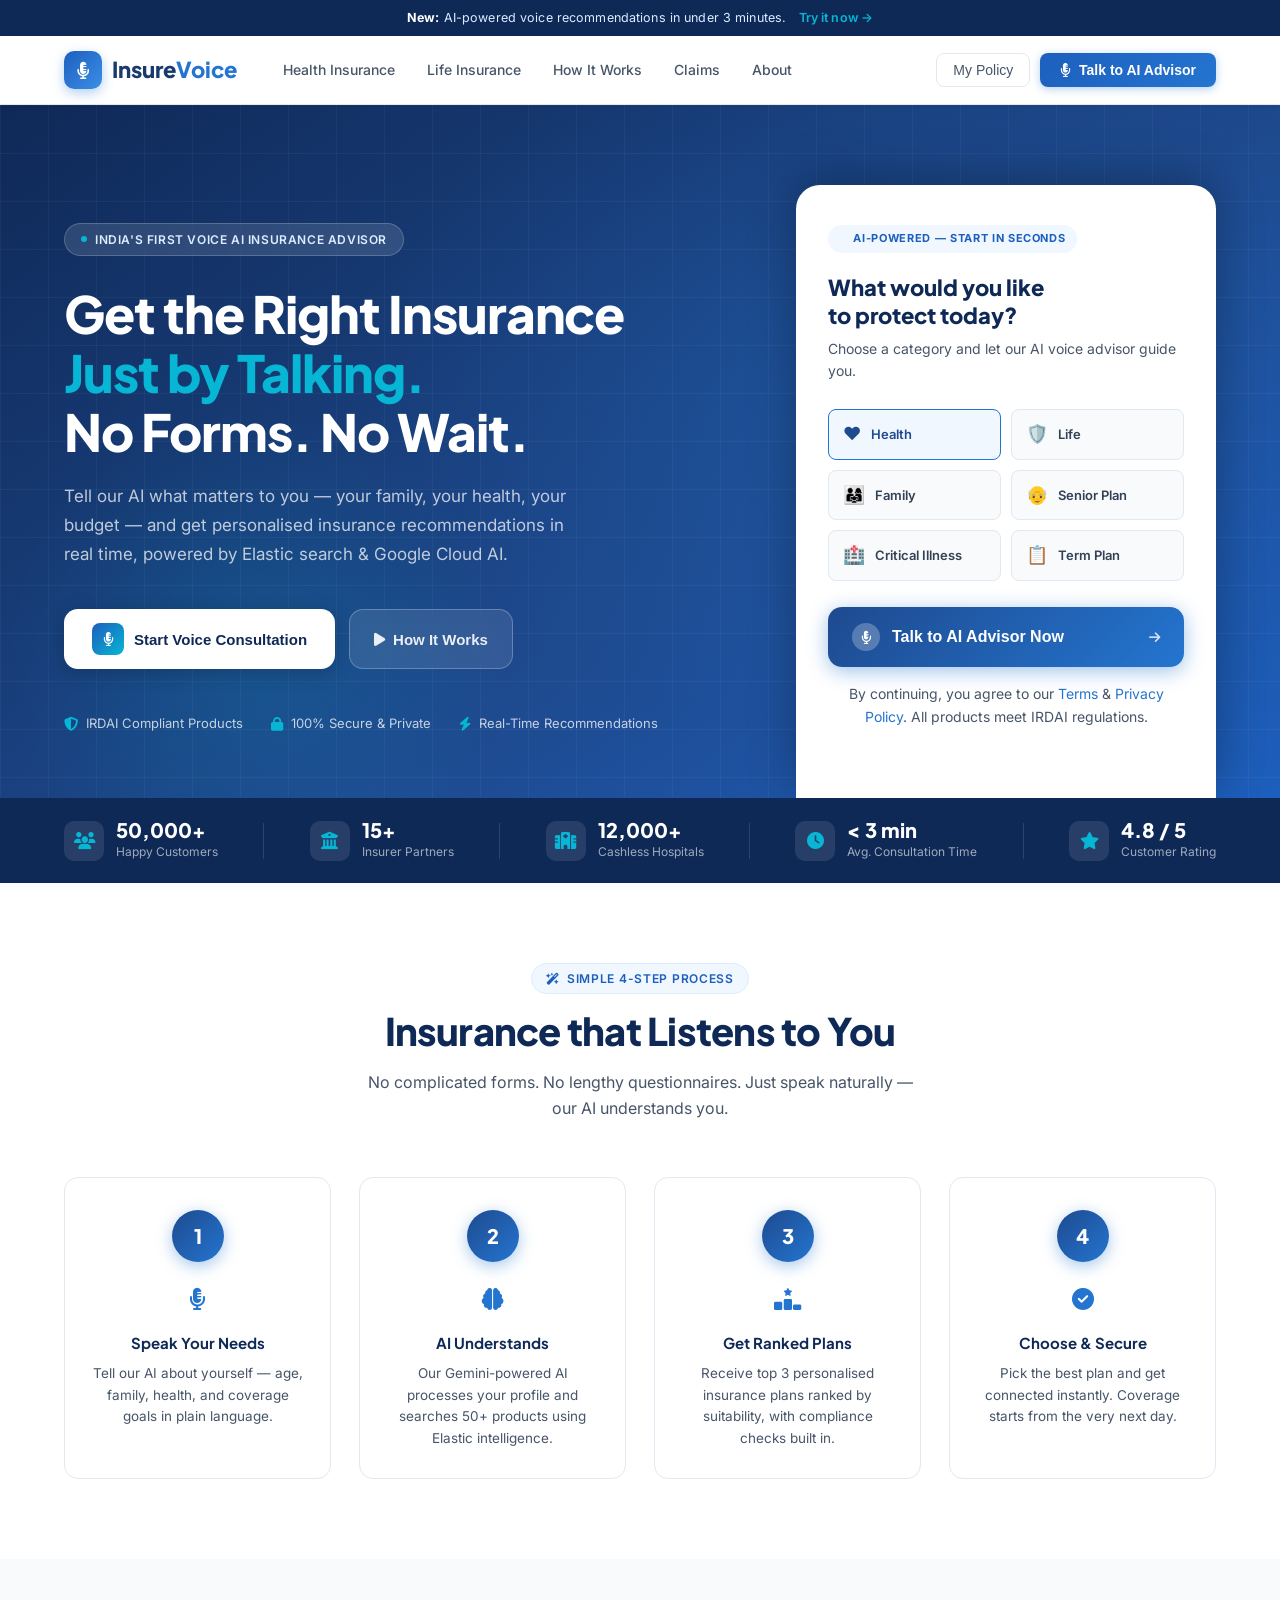
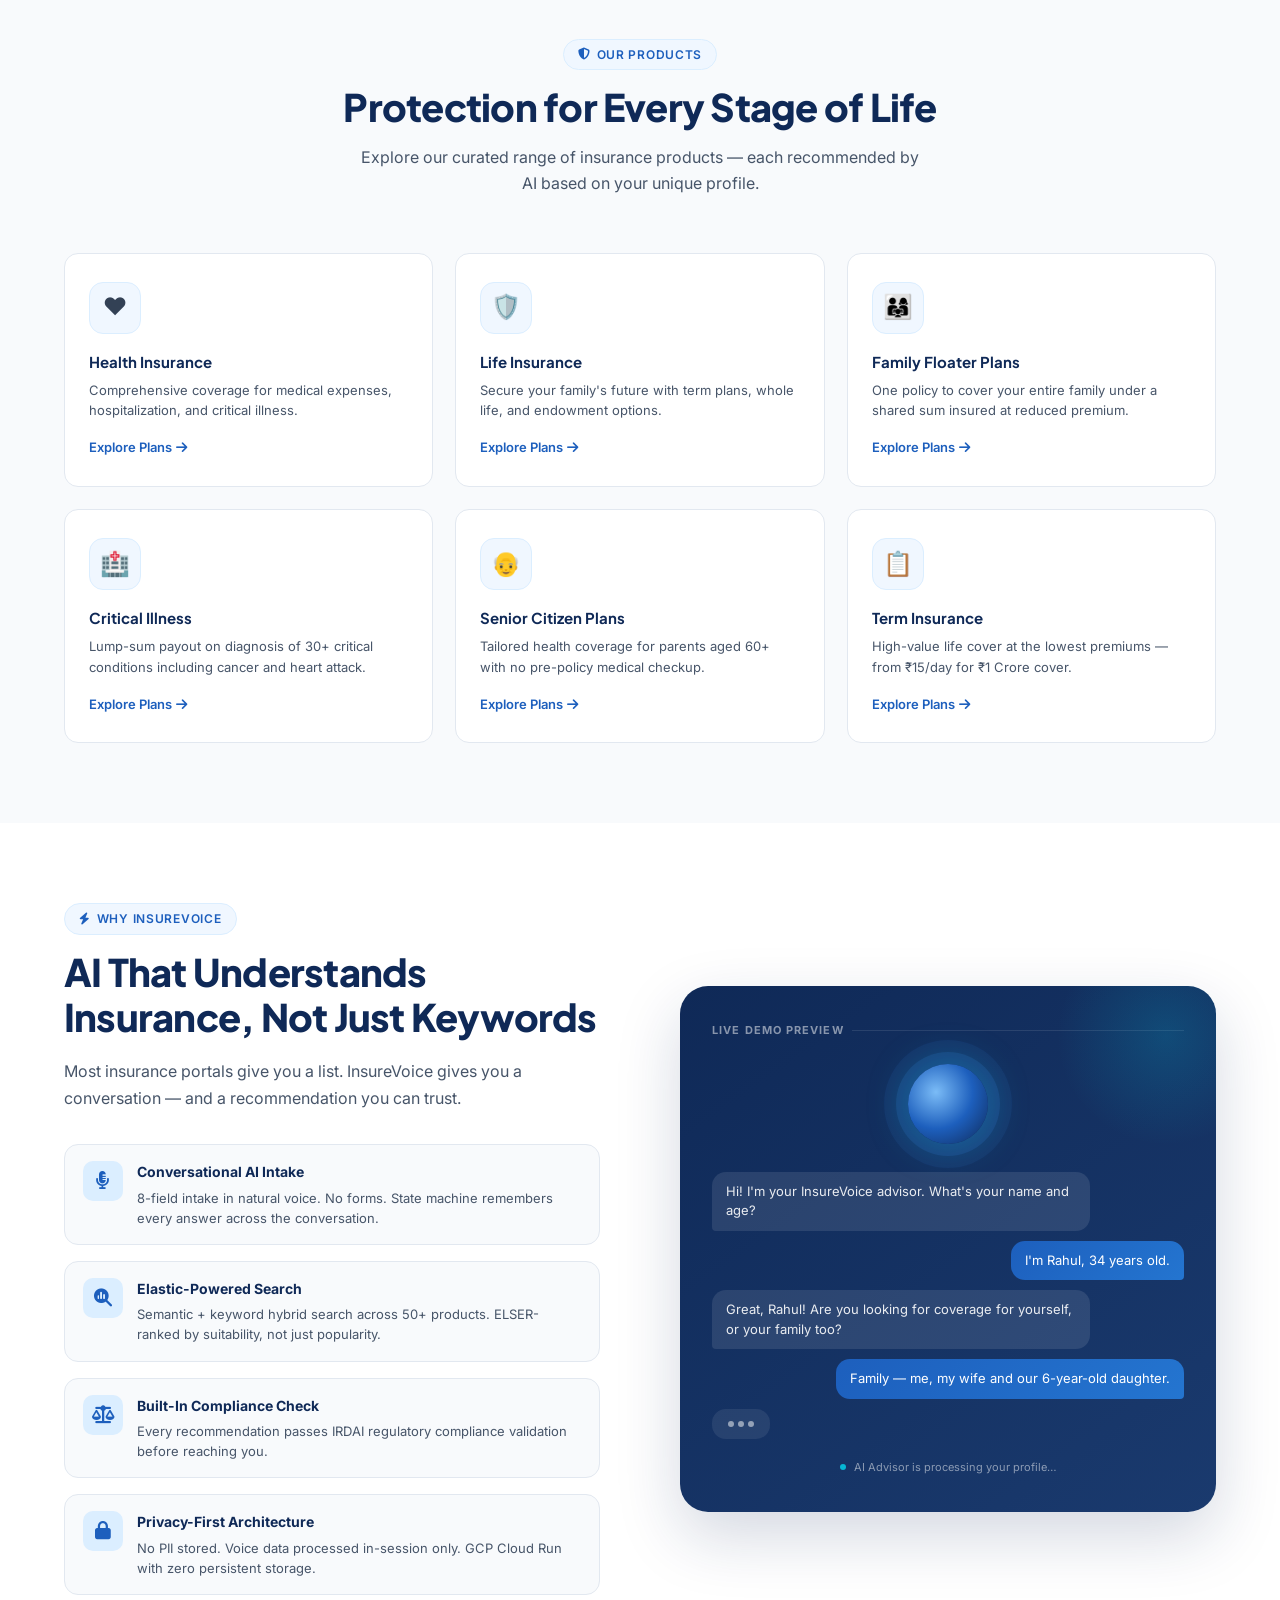
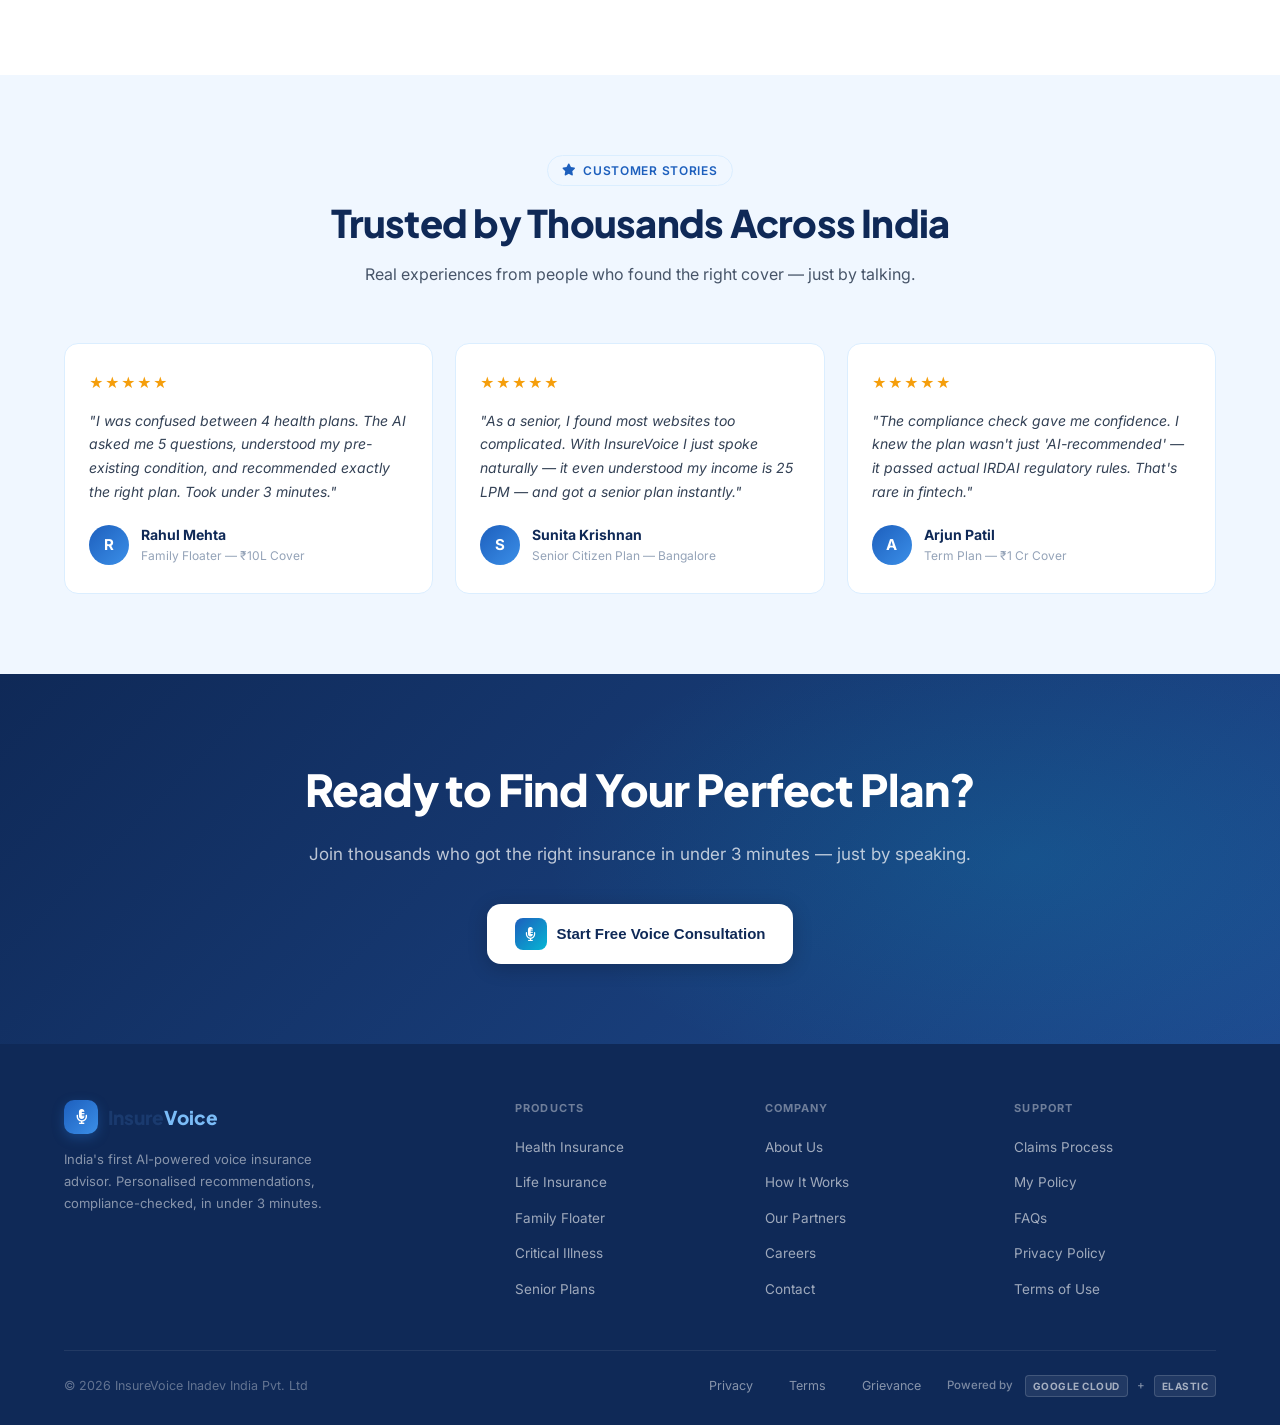
<file: frontend/index.html>
<!DOCTYPE html>
<html lang="en">
<head>
    <meta charset="UTF-8" />
    <meta name="viewport" content="width=device-width, initial-scale=1.0" />
    <title>InsureVoice — Your AI-Powered Insurance Advisor</title>

    <!-- Fonts -->
    <link rel="preconnect" href="https://fonts.googleapis.com" />
    <link rel="preconnect" href="https://fonts.gstatic.com" crossorigin />
    <link href="https://fonts.googleapis.com/css2?family=Inter:wght@300;400;500;600;700;800&family=Plus+Jakarta+Sans:wght@400;500;600;700;800&display=swap" rel="stylesheet" />

    <!-- Icons -->
    <link rel="stylesheet" href="https://cdnjs.cloudflare.com/ajax/libs/font-awesome/6.5.0/css/all.min.css" />

    <style>
        /* ─── DESIGN TOKENS ──────────────────────────────────── */
        :root {
            --blue-900: #0f2957;
            --blue-800: #1a3a6e;
            --blue-700: #1e4a8f;
            --blue-600: #1d5fbd;
            --blue-500: #2475d0;
            --blue-400: #3b8fe8;
            --blue-300: #7bbcf7;
            --blue-100: #dbeeff;
            --blue-50:  #f0f7ff;
            --white:    #ffffff;
            --gray-50:  #f8fafc;
            --gray-100: #f1f5f9;
            --gray-200: #e2e8f0;
            --gray-400: #94a3b8;
            --gray-600: #475569;
            --gray-700: #334155;
            --gray-900: #0f172a;
            --cyan:     #06b6d4;
            --cyan-light: #cffafe;
            --green:    #059669;
            --shadow-sm: 0 1px 3px rgba(0,0,0,.08), 0 1px 2px rgba(0,0,0,.06);
            --shadow-md: 0 4px 16px rgba(15,41,87,.10), 0 2px 6px rgba(15,41,87,.07);
            --shadow-lg: 0 12px 40px rgba(15,41,87,.14), 0 4px 12px rgba(15,41,87,.08);
            --shadow-xl: 0 24px 64px rgba(15,41,87,.18);
            --radius-sm: 8px;
            --radius-md: 14px;
            --radius-lg: 24px;
            --radius-full: 9999px;
        }

        /* ─── RESET ──────────────────────────────────────────── */
        *, *::before, *::after { margin: 0; padding: 0; box-sizing: border-box; }
        html { scroll-behavior: smooth; }
        body {
            font-family: 'Inter', sans-serif;
            background: var(--white);
            color: var(--gray-700);
            line-height: 1.6;
            overflow-x: hidden;
        }
        a { text-decoration: none; color: inherit; }
        img { display: block; max-width: 100%; }

        /* ─── UTILITY ────────────────────────────────────────── */
        .container { max-width: 1200px; margin: 0 auto; padding: 0 24px; }
        .section-tag {
            display: inline-flex; align-items: center; gap: 6px;
            background: var(--blue-50); color: var(--blue-600);
            font-size: 12px; font-weight: 600; letter-spacing: .06em;
            text-transform: uppercase; padding: 5px 14px;
            border-radius: var(--radius-full); border: 1px solid var(--blue-100);
        }

        /* ─── TOPBAR ─────────────────────────────────────────── */
        .topbar {
            background: var(--blue-900);
            color: var(--blue-100);
            font-size: 12.5px;
            padding: 8px 0;
            text-align: center;
            letter-spacing: .01em;
        }
        .topbar strong { color: #fff; }

        /* ─── NAVBAR ─────────────────────────────────────────── */
        .navbar {
            position: sticky; top: 0; z-index: 100;
            background: rgba(255,255,255,.96);
            backdrop-filter: blur(12px);
            border-bottom: 1px solid var(--gray-200);
            box-shadow: var(--shadow-sm);
        }
        .nav-inner {
            display: flex; align-items: center; justify-content: space-between;
            height: 68px; gap: 32px;
        }
        .nav-logo {
            display: flex; align-items: center; gap: 10px;
            font-family: 'Plus Jakarta Sans', sans-serif;
            font-weight: 800; font-size: 22px; color: var(--blue-800);
        }
        .nav-logo .mic-icon {
            width: 38px; height: 38px; border-radius: 10px;
            background: linear-gradient(135deg, var(--blue-600), var(--blue-400));
            display: flex; align-items: center; justify-content: center;
            color: white; font-size: 17px; flex-shrink: 0;
            box-shadow: 0 4px 12px rgba(36,117,208,.35);
        }
        .nav-logo .logo-text span { color: var(--blue-500); }
        .nav-links {
            display: flex; align-items: center; gap: 4px; list-style: none; flex: 1;
        }
        .nav-links a {
            font-size: 14px; font-weight: 500; color: var(--gray-600);
            padding: 8px 14px; border-radius: var(--radius-sm);
            transition: all .2s;
        }
        .nav-links a:hover { background: var(--blue-50); color: var(--blue-700); }
        .nav-actions { display: flex; align-items: center; gap: 10px; }
        .btn-ghost {
            font-size: 14px; font-weight: 500; color: var(--gray-600);
            padding: 8px 16px; border-radius: var(--radius-sm);
            border: 1px solid var(--gray-200); background: transparent;
            cursor: pointer; transition: all .2s;
        }
        .btn-ghost:hover { background: var(--gray-100); color: var(--gray-900); }
        .btn-primary {
            font-size: 14px; font-weight: 600; color: white;
            padding: 9px 20px; border-radius: var(--radius-sm);
            border: none; cursor: pointer;
            background: linear-gradient(135deg, var(--blue-600), var(--blue-500));
            box-shadow: 0 2px 8px rgba(36,117,208,.35);
            transition: all .2s;
        }
        .btn-primary:hover {
            transform: translateY(-1px);
            box-shadow: 0 4px 16px rgba(36,117,208,.45);
        }

        /* ─── HERO ───────────────────────────────────────────── */
        .hero {
            background: linear-gradient(145deg, var(--blue-900) 0%, var(--blue-700) 60%, var(--blue-600) 100%);
            position: relative; overflow: hidden; padding: 80px 0 0;
        }
        .hero::before {
            content: '';
            position: absolute; inset: 0;
            background:
                radial-gradient(ellipse 900px 600px at 70% 40%, rgba(36,117,208,.25) 0%, transparent 60%),
                radial-gradient(ellipse 500px 500px at 20% 80%, rgba(6,182,212,.15) 0%, transparent 50%);
        }
        /* Decorative grid lines */
        .hero::after {
            content: '';
            position: absolute; inset: 0; pointer-events: none;
            background-image:
                linear-gradient(rgba(255,255,255,.04) 1px, transparent 1px),
                linear-gradient(90deg, rgba(255,255,255,.04) 1px, transparent 1px);
            background-size: 48px 48px;
        }
        .hero-inner {
            position: relative; z-index: 1;
            display: grid; grid-template-columns: 1fr 420px;
            gap: 60px; align-items: end;
        }
        .hero-left { padding-bottom: 64px; }
        .hero-badge {
            display: inline-flex; align-items: center; gap: 8px;
            background: rgba(255,255,255,.12); border: 1px solid rgba(255,255,255,.2);
            color: var(--blue-100); font-size: 12px; font-weight: 600;
            padding: 6px 16px; border-radius: var(--radius-full);
            letter-spacing: .05em; text-transform: uppercase; margin-bottom: 28px;
            backdrop-filter: blur(8px);
        }
        .hero-badge .dot { width: 6px; height: 6px; border-radius: 50%; background: var(--cyan); flex-shrink: 0; animation: pulse 2s infinite; }
        @keyframes pulse { 0%,100%{ opacity:1; transform:scale(1); } 50%{ opacity:.6; transform:scale(1.3); } }
        .hero-title {
            font-family: 'Plus Jakarta Sans', sans-serif;
            font-size: clamp(32px, 4vw, 52px);
            font-weight: 800; color: white; line-height: 1.15;
            margin-bottom: 22px; letter-spacing: -.02em;
        }
        .hero-title .accent { color: var(--cyan); }
        .hero-sub {
            font-size: 17px; color: rgba(255,255,255,.72);
            max-width: 520px; line-height: 1.7; margin-bottom: 40px;
        }
        .hero-ctas { display: flex; gap: 14px; flex-wrap: wrap; }
        .btn-hero-primary {
            display: inline-flex; align-items: center; gap: 10px;
            font-size: 15px; font-weight: 700; color: var(--blue-900);
            padding: 14px 28px; border-radius: var(--radius-md);
            background: white; border: none; cursor: pointer;
            box-shadow: 0 4px 20px rgba(0,0,0,.2);
            transition: all .25s; white-space: nowrap;
        }
        .btn-hero-primary:hover { transform: translateY(-2px); box-shadow: 0 8px 32px rgba(0,0,0,.28); }
        .btn-hero-primary .mic-dot {
            width: 32px; height: 32px; border-radius: 8px;
            background: linear-gradient(135deg, var(--blue-600), var(--cyan));
            display: flex; align-items: center; justify-content: center;
            color: white; font-size: 14px; flex-shrink: 0;
        }
        .btn-hero-secondary {
            display: inline-flex; align-items: center; gap: 8px;
            font-size: 15px; font-weight: 600; color: rgba(255,255,255,.9);
            padding: 14px 24px; border-radius: var(--radius-md);
            background: rgba(255,255,255,.1); border: 1px solid rgba(255,255,255,.25);
            cursor: pointer; backdrop-filter: blur(8px); transition: all .25s;
        }
        .btn-hero-secondary:hover { background: rgba(255,255,255,.18); }
        .hero-trust {
            display: flex; gap: 28px; margin-top: 44px; flex-wrap: wrap;
        }
        .trust-item { display: flex; align-items: center; gap: 8px; color: rgba(255,255,255,.75); font-size: 13px; }
        .trust-item i { color: var(--cyan); font-size: 14px; }

        /* Hero Right — CTA Card */
        .hero-card {
            background: white; border-radius: 24px 24px 0 0;
            padding: 36px 32px 44px;
            box-shadow: 0 -8px 48px rgba(0,0,0,.3);
            position: relative; z-index: 2;
        }
        .hero-card-tag {
            display: inline-flex; align-items: center; gap: 6px;
            background: var(--blue-50); color: var(--blue-600);
            font-size: 11px; font-weight: 700; letter-spacing: .06em;
            text-transform: uppercase; padding: 5px 12px;
            border-radius: var(--radius-full); margin-bottom: 20px;
        }
        .hero-card h3 {
            font-family: 'Plus Jakarta Sans', sans-serif;
            font-size: 22px; font-weight: 800; color: var(--blue-900);
            line-height: 1.3; margin-bottom: 8px;
        }
        .hero-card p {
            font-size: 14px; color: var(--gray-600); margin-bottom: 26px; line-height: 1.6;
        }

        /* Product Pills */
        .product-grid {
            display: grid; grid-template-columns: 1fr 1fr; gap: 10px; margin-bottom: 26px;
        }
        .product-pill {
            display: flex; align-items: center; gap: 10px;
            background: var(--gray-50); border: 1.5px solid var(--gray-200);
            border-radius: var(--radius-sm); padding: 10px 14px;
            font-size: 13px; font-weight: 600; color: var(--gray-700);
            cursor: pointer; transition: all .2s; user-select: none;
        }
        .product-pill:hover {
            border-color: var(--blue-400); background: var(--blue-50);
            color: var(--blue-700);
        }
        .product-pill.active {
            border-color: var(--blue-500); background: var(--blue-50);
            color: var(--blue-700);
        }
        .product-pill .pill-icon {
            font-size: 18px; flex-shrink: 0;
        }
        .product-pill input[type="radio"] { display: none; }

        /* Voice CTA button */
        .voice-cta-btn {
            width: 100%; display: flex; align-items: center; justify-content: center; gap: 12px;
            background: linear-gradient(135deg, var(--blue-700), var(--blue-500));
            color: white; font-size: 16px; font-weight: 700;
            padding: 16px 24px; border-radius: var(--radius-md);
            border: none; cursor: pointer;
            box-shadow: 0 4px 20px rgba(36,117,208,.45);
            transition: all .25s; margin-bottom: 16px;
        }
        .voice-cta-btn:hover {
            transform: translateY(-2px);
            box-shadow: 0 8px 32px rgba(36,117,208,.55);
        }
        .voice-cta-btn .orb-pulse {
            width: 28px; height: 28px; border-radius: 50%;
            background: rgba(255,255,255,.25); display: flex;
            align-items: center; justify-content: center;
            animation: orbPulse 1.8s ease-in-out infinite;
        }
        @keyframes orbPulse {
            0%,100%{ box-shadow: 0 0 0 0 rgba(255,255,255,.4); }
            50%{ box-shadow: 0 0 0 8px rgba(255,255,255,0); }
        }
        .card-disclaimer { font-size: 11px; color: var(--gray-400); text-align: center; line-height: 1.5; }
        .card-disclaimer a { color: var(--blue-500); }

        /* ─── TRUST STRIP ────────────────────────────────────── */
        .trust-strip {
            background: var(--blue-900); padding: 22px 0;
        }
        .trust-strip-inner {
            display: flex; align-items: center; justify-content: space-between;
            flex-wrap: wrap; gap: 20px;
        }
        .trust-stat {
            display: flex; align-items: center; gap: 12px;
            color: white;
        }
        .trust-stat .icon-box {
            width: 40px; height: 40px; border-radius: 10px;
            background: rgba(255,255,255,.1);
            display: flex; align-items: center; justify-content: center;
            font-size: 17px; color: var(--cyan); flex-shrink: 0;
        }
        .trust-stat .stat-num {
            font-family: 'Plus Jakarta Sans', sans-serif;
            font-size: 20px; font-weight: 800; line-height: 1;
        }
        .trust-stat .stat-label {
            font-size: 12px; color: rgba(255,255,255,.6); margin-top: 2px;
        }
        .trust-divider {
            width: 1px; height: 36px; background: rgba(255,255,255,.12);
        }

        /* ─── HOW IT WORKS ───────────────────────────────────── */
        .section { padding: 80px 0; }
        .section-header { text-align: center; margin-bottom: 56px; }
        .section-header h2 {
            font-family: 'Plus Jakarta Sans', sans-serif;
            font-size: clamp(26px, 3vw, 38px); font-weight: 800;
            color: var(--blue-900); margin: 14px 0 16px;
            letter-spacing: -.02em; line-height: 1.2;
        }
        .section-header p { font-size: 16px; color: var(--gray-600); max-width: 560px; margin: 0 auto; }

        .steps-grid {
            display: grid; grid-template-columns: repeat(4, 1fr); gap: 28px;
            position: relative;
        }
        .steps-grid::before {
            content: '';
            position: absolute; top: 36px; left: 12.5%; right: 12.5%; height: 2px;
            background: linear-gradient(90deg, var(--blue-200), var(--blue-300), var(--blue-200));
            z-index: 0;
        }
        .step-card {
            background: white; border: 1.5px solid var(--gray-200);
            border-radius: var(--radius-md); padding: 32px 24px 28px;
            text-align: center; position: relative; z-index: 1;
            transition: all .25s;
        }
        .step-card:hover {
            border-color: var(--blue-300);
            box-shadow: var(--shadow-md);
            transform: translateY(-4px);
        }
        .step-num {
            width: 52px; height: 52px; border-radius: 50%;
            background: linear-gradient(135deg, var(--blue-700), var(--blue-500));
            color: white; font-family: 'Plus Jakarta Sans', sans-serif;
            font-size: 20px; font-weight: 800;
            display: flex; align-items: center; justify-content: center;
            margin: 0 auto 20px; box-shadow: 0 4px 16px rgba(36,117,208,.4);
        }
        .step-icon { font-size: 22px; margin-bottom: 14px; color: var(--blue-500); }
        .step-card h4 {
            font-family: 'Plus Jakarta Sans', sans-serif;
            font-size: 15px; font-weight: 700; color: var(--blue-900); margin-bottom: 8px;
        }
        .step-card p { font-size: 13.5px; color: var(--gray-600); line-height: 1.6; }

        /* ─── PRODUCTS ───────────────────────────────────────── */
        .products-section { background: var(--gray-50); padding: 80px 0; }
        .products-grid {
            display: grid; grid-template-columns: repeat(3, 1fr); gap: 22px;
        }
        .product-card {
            background: white; border-radius: var(--radius-md);
            border: 1.5px solid var(--gray-200); padding: 28px 24px;
            transition: all .25s; cursor: pointer;
        }
        .product-card:hover {
            border-color: var(--blue-400); box-shadow: var(--shadow-md);
            transform: translateY(-3px);
        }
        .product-icon-wrap {
            width: 52px; height: 52px; border-radius: 14px;
            background: var(--blue-50); border: 1.5px solid var(--blue-100);
            display: flex; align-items: center; justify-content: center;
            font-size: 24px; margin-bottom: 16px; transition: all .25s;
        }
        .product-card:hover .product-icon-wrap {
            background: var(--blue-100); border-color: var(--blue-300);
        }
        .product-card h4 {
            font-family: 'Plus Jakarta Sans', sans-serif;
            font-size: 15px; font-weight: 700; color: var(--blue-900); margin-bottom: 6px;
        }
        .product-card p { font-size: 13px; color: var(--gray-600); line-height: 1.6; margin-bottom: 16px; }
        .product-card .explore-link {
            font-size: 13px; font-weight: 600; color: var(--blue-600);
            display: flex; align-items: center; gap: 4px;
        }
        .product-card:hover .explore-link i { transform: translateX(4px); }
        .product-card .explore-link i { transition: transform .2s; }

        /* ─── WHY INSURE VOICE ───────────────────────────────── */
        .why-section { padding: 80px 0; }
        .why-inner {
            display: grid; grid-template-columns: 1fr 1fr; gap: 80px; align-items: center;
        }
        .why-left h2 {
            font-family: 'Plus Jakarta Sans', sans-serif;
            font-size: clamp(26px, 3vw, 38px); font-weight: 800;
            color: var(--blue-900); line-height: 1.2; letter-spacing: -.02em;
            margin: 14px 0 18px;
        }
        .why-left p {
            font-size: 16px; color: var(--gray-600); line-height: 1.7; margin-bottom: 32px;
        }
        .why-features { display: flex; flex-direction: column; gap: 16px; }
        .why-feat {
            display: flex; align-items: flex-start; gap: 14px;
            padding: 16px 18px; border-radius: var(--radius-md);
            background: var(--gray-50); border: 1px solid var(--gray-200);
            transition: all .2s;
        }
        .why-feat:hover { border-color: var(--blue-300); background: var(--blue-50); }
        .why-feat .feat-icon {
            width: 40px; height: 40px; border-radius: 10px; flex-shrink: 0;
            background: var(--blue-100); display: flex;
            align-items: center; justify-content: center;
            font-size: 18px; color: var(--blue-600);
        }
        .why-feat h5 {
            font-size: 14px; font-weight: 700; color: var(--blue-900);
            margin-bottom: 4px;
        }
        .why-feat p { font-size: 13px; color: var(--gray-600); margin: 0; line-height: 1.55; }

        /* Why Right — Mock Voice Interface */
        .voice-mockup {
            background: linear-gradient(145deg, var(--blue-900), var(--blue-800));
            border-radius: 28px; padding: 36px 32px;
            box-shadow: var(--shadow-xl); position: relative; overflow: hidden;
        }
        .voice-mockup::before {
            content: '';
            position: absolute; top: -60px; right: -60px;
            width: 220px; height: 220px; border-radius: 50%;
            background: radial-gradient(circle, rgba(6,182,212,.2) 0%, transparent 70%);
        }
        .mockup-label {
            font-size: 11px; font-weight: 700; letter-spacing: .1em;
            text-transform: uppercase; color: rgba(255,255,255,.5);
            margin-bottom: 24px; display: flex; align-items: center; gap: 8px;
        }
        .mockup-label::after {
            content: ''; flex: 1; height: 1px; background: rgba(255,255,255,.1);
        }
        /* Orb */
        .orb-container { display: flex; justify-content: center; margin-bottom: 28px; position: relative; }
        .orb {
            width: 80px; height: 80px; border-radius: 50%;
            background: radial-gradient(circle at 35% 35%, #7bbcf7, var(--blue-600), var(--blue-900));
            box-shadow:
                0 0 0 12px rgba(59,143,232,.15),
                0 0 0 24px rgba(59,143,232,.08),
                0 0 40px rgba(6,182,212,.4);
            animation: orbFloat 3s ease-in-out infinite;
        }
        @keyframes orbFloat {
            0%,100%{ transform: translateY(0); box-shadow: 0 0 0 12px rgba(59,143,232,.15), 0 0 0 24px rgba(59,143,232,.08), 0 0 40px rgba(6,182,212,.4); }
            50%{ transform: translateY(-8px); box-shadow: 0 0 0 16px rgba(59,143,232,.12), 0 0 0 32px rgba(59,143,232,.05), 0 0 60px rgba(6,182,212,.5); }
        }
        /* Chat bubbles */
        .chat-bubbles { display: flex; flex-direction: column; gap: 10px; margin-bottom: 20px; }
        .bubble {
            max-width: 80%; padding: 10px 14px; border-radius: 14px;
            font-size: 13px; line-height: 1.5;
        }
        .bubble.agent {
            background: rgba(255,255,255,.1); color: rgba(255,255,255,.9);
            border-radius: 14px 14px 14px 4px; align-self: flex-start;
        }
        .bubble.user {
            background: linear-gradient(135deg, var(--blue-600), var(--blue-500));
            color: white; border-radius: 14px 14px 4px 14px; align-self: flex-end;
        }
        .bubble.typing {
            background: rgba(255,255,255,.08); padding: 12px 16px; align-self: flex-start;
        }
        .typing-dots { display: flex; gap: 4px; }
        .typing-dots span {
            width: 6px; height: 6px; border-radius: 50%;
            background: rgba(255,255,255,.5); animation: typingDot 1.4s infinite;
        }
        .typing-dots span:nth-child(2) { animation-delay: .2s; }
        .typing-dots span:nth-child(3) { animation-delay: .4s; }
        @keyframes typingDot { 0%,80%,100%{ transform:scale(1); opacity:.5; } 40%{ transform:scale(1.3); opacity:1; } }
        .mockup-indicator {
            display: flex; align-items: center; gap: 8px;
            font-size: 11px; color: rgba(255,255,255,.5); justify-content: center;
        }
        .live-dot {
            width: 6px; height: 6px; border-radius: 50%; background: var(--cyan);
            animation: pulse 1.5s infinite;
        }

        /* ─── TESTIMONIALS ───────────────────────────────────── */
        .testimonials-section { background: var(--blue-50); padding: 80px 0; }
        .testimonials-grid {
            display: grid; grid-template-columns: repeat(3, 1fr); gap: 22px;
        }
        .testimonial-card {
            background: white; border-radius: var(--radius-md);
            border: 1.5px solid var(--blue-100); padding: 28px 24px;
            transition: all .25s;
        }
        .testimonial-card:hover { box-shadow: var(--shadow-md); transform: translateY(-3px); }
        .stars { color: #f59e0b; font-size: 14px; margin-bottom: 14px; letter-spacing: 1px; }
        .testimonial-card blockquote {
            font-size: 14px; color: var(--gray-700); line-height: 1.7;
            margin-bottom: 20px; font-style: italic;
        }
        .reviewer { display: flex; align-items: center; gap: 12px; }
        .reviewer-avatar {
            width: 40px; height: 40px; border-radius: 50%;
            background: linear-gradient(135deg, var(--blue-600), var(--blue-400));
            color: white; font-weight: 700; font-size: 15px;
            display: flex; align-items: center; justify-content: center; flex-shrink: 0;
        }
        .reviewer-name { font-size: 14px; font-weight: 700; color: var(--blue-900); }
        .reviewer-detail { font-size: 12px; color: var(--gray-400); }

        /* ─── CTA BANNER ─────────────────────────────────────── */
        .cta-banner {
            background: linear-gradient(135deg, var(--blue-900) 0%, var(--blue-700) 100%);
            padding: 80px 0; position: relative; overflow: hidden;
        }
        .cta-banner::before {
            content: '';
            position: absolute; inset: 0;
            background: radial-gradient(ellipse 800px 400px at 80% 50%, rgba(6,182,212,.15) 0%, transparent 60%);
        }
        .cta-banner-inner {
            position: relative; z-index: 1; text-align: center;
        }
        .cta-banner h2 {
            font-family: 'Plus Jakarta Sans', sans-serif;
            font-size: clamp(28px, 3.5vw, 44px); font-weight: 800;
            color: white; margin-bottom: 16px; letter-spacing: -.02em;
        }
        .cta-banner p { font-size: 17px; color: rgba(255,255,255,.72); margin-bottom: 36px; }
        .cta-banner .btn-hero-primary {
            margin: 0 auto; display: inline-flex;
        }

        /* ─── FOOTER ─────────────────────────────────────────── */
        .footer { background: var(--blue-900); padding: 56px 0 28px; }
        .footer-grid {
            display: grid; grid-template-columns: 2fr 1fr 1fr 1fr;
            gap: 48px; margin-bottom: 48px;
        }
        .footer-brand .nav-logo { margin-bottom: 14px; }
        .footer-brand p { font-size: 13px; color: rgba(255,255,255,.5); line-height: 1.7; max-width: 280px; }
        .footer-col h5 {
            font-size: 11px; font-weight: 700; letter-spacing: .1em;
            text-transform: uppercase; color: rgba(255,255,255,.4);
            margin-bottom: 16px;
        }
        .footer-col ul { list-style: none; display: flex; flex-direction: column; gap: 10px; }
        .footer-col a { font-size: 13.5px; color: rgba(255,255,255,.6); transition: color .2s; }
        .footer-col a:hover { color: white; }
        .footer-bottom {
            border-top: 1px solid rgba(255,255,255,.08);
            padding-top: 24px; display: flex;
            justify-content: space-between; align-items: center; flex-wrap: wrap; gap: 12px;
        }
        .footer-bottom p { font-size: 12.5px; color: rgba(255,255,255,.35); }
        .footer-bottom a { color: rgba(255,255,255,.5); margin: 0 10px; font-size: 12.5px; }
        .footer-bottom a:hover { color: rgba(255,255,255,.85); }
        .powered-badge {
            display: inline-flex; align-items: center; gap: 6px;
            font-size: 11.5px; color: rgba(255,255,255,.45); font-weight: 500;
        }
        .powered-badge .gcp-tag {
            background: rgba(255,255,255,.08); border: 1px solid rgba(255,255,255,.15);
            border-radius: 4px; padding: 2px 7px; font-weight: 700; font-size: 10px;
            color: rgba(255,255,255,.6); letter-spacing: .05em; text-transform: uppercase;
        }

        /* ─── RESPONSIVE ─────────────────────────────────────── */
        @media (max-width: 900px) {
            .hero-inner { grid-template-columns: 1fr; }
            .hero-card { border-radius: 24px; }
            .steps-grid { grid-template-columns: 1fr 1fr; }
            .steps-grid::before { display: none; }
            .products-grid { grid-template-columns: 1fr 1fr; }
            .why-inner { grid-template-columns: 1fr; }
            .testimonials-grid { grid-template-columns: 1fr 1fr; }
            .footer-grid { grid-template-columns: 1fr 1fr; }
            .trust-strip-inner { justify-content: center; gap: 16px; }
            .trust-divider { display: none; }
            .nav-links { display: none; }
        }
        @media (max-width: 600px) {
            .steps-grid { grid-template-columns: 1fr; }
            .products-grid { grid-template-columns: 1fr; }
            .testimonials-grid { grid-template-columns: 1fr; }
            .footer-grid { grid-template-columns: 1fr; }
            .hero-ctas { flex-direction: column; }
            .product-grid { grid-template-columns: 1fr 1fr; }
        }
    </style>
</head>
<body>

<!-- ── TOP ANNOUNCEMENT BAR ────────────────────────────── -->
<div class="topbar">
    <strong>New:</strong> AI-powered voice recommendations in under 3 minutes. &nbsp;
    <a href="#" style="color: var(--cyan); font-weight:600;">Try it now &rarr;</a>
</div>

<!-- ── NAVBAR ───────────────────────────────────────────── -->
<nav class="navbar">
    <div class="container">
        <div class="nav-inner">
            <a href="#" class="nav-logo">
                <div class="mic-icon"><i class="fa-solid fa-microphone-lines"></i></div>
                <span class="logo-text">Insure<span>Voice</span></span>
            </a>
            <ul class="nav-links">
                <li><a href="#">Health Insurance</a></li>
                <li><a href="#">Life Insurance</a></li>
                <li><a href="#">How It Works</a></li>
                <li><a href="#">Claims</a></li>
                <li><a href="#">About</a></li>
            </ul>
            <div class="nav-actions">
                <button class="btn-ghost">My Policy</button>
                <button class="btn-primary" onclick="launchAgent()">
                    <i class="fa-solid fa-microphone-lines"></i>&nbsp; Talk to AI Advisor
                </button>
            </div>
        </div>
    </div>
</nav>

<!-- ── HERO ─────────────────────────────────────────────── -->
<section class="hero">
    <div class="container">
        <div class="hero-inner">

            <!-- Left -->
            <div class="hero-left">
                <div class="hero-badge">
                    <span class="dot"></span> India's First Voice AI Insurance Advisor
                </div>
                <h1 class="hero-title">
                    Get the Right Insurance<br/>
                    <span class="accent">Just by Talking.</span><br/>
                    No Forms. No Wait.
                </h1>
                <p class="hero-sub">
                    Tell our AI what matters to you — your family, your health, your budget —
                    and get personalised insurance recommendations in real time,
                    powered by Elastic search &amp; Google Cloud AI.
                </p>
                <div class="hero-ctas">
                    <button class="btn-hero-primary" onclick="launchAgent()">
                        <div class="mic-dot"><i class="fa-solid fa-microphone-lines"></i></div>
                        Start Voice Consultation
                    </button>
                    <button class="btn-hero-secondary" onclick="document.getElementById('how-it-works').scrollIntoView({behavior:'smooth'})">
                        <i class="fa-solid fa-play"></i> How It Works
                    </button>
                </div>
                <div class="hero-trust">
                    <div class="trust-item"><i class="fa-solid fa-shield-halved"></i> IRDAI Compliant Products</div>
                    <div class="trust-item"><i class="fa-solid fa-lock"></i> 100% Secure &amp; Private</div>
                    <div class="trust-item"><i class="fa-solid fa-bolt"></i> Real-Time Recommendations</div>
                </div>
            </div>

            <!-- Right: CTA Card -->
            <div class="hero-card">
                <div class="hero-card-tag">
                    <i class="fa-solid fa-sparkles"></i>&nbsp; AI-Powered — Start in Seconds
                </div>
                <h3>What would you like<br/>to protect today?</h3>
                <p>Choose a category and let our AI voice advisor guide you.</p>

                <div class="product-grid">
                    <label class="product-pill active" onclick="selectPill(this)">
                        <input type="radio" name="product" value="health" checked />
                        <span class="pill-icon">❤️</span> Health
                    </label>
                    <label class="product-pill" onclick="selectPill(this)">
                        <input type="radio" name="product" value="life" />
                        <span class="pill-icon">🛡️</span> Life
                    </label>
                    <label class="product-pill" onclick="selectPill(this)">
                        <input type="radio" name="product" value="family" />
                        <span class="pill-icon">👨‍👩‍👧</span> Family
                    </label>
                    <label class="product-pill" onclick="selectPill(this)">
                        <input type="radio" name="product" value="senior" />
                        <span class="pill-icon">👴</span> Senior Plan
                    </label>
                    <label class="product-pill" onclick="selectPill(this)">
                        <input type="radio" name="product" value="critical" />
                        <span class="pill-icon">🏥</span> Critical Illness
                    </label>
                    <label class="product-pill" onclick="selectPill(this)">
                        <input type="radio" name="product" value="term" />
                        <span class="pill-icon">📋</span> Term Plan
                    </label>
                </div>

                <button class="voice-cta-btn" onclick="launchAgent()">
                    <div class="orb-pulse"><i class="fa-solid fa-microphone-lines" style="font-size:13px;"></i></div>
                    <span>Talk to AI Advisor Now</span>
                    <i class="fa-solid fa-arrow-right" style="margin-left:auto;font-size:13px;opacity:.8;"></i>
                </button>

                <p class="card-disclaimer">
                    By continuing, you agree to our <a href="#">Terms</a> &amp; <a href="#">Privacy Policy</a>.
                    All products meet IRDAI regulations.
                </p>
            </div>

        </div>
    </div>
</section>

<!-- ── TRUST STRIP ────────────────────────────────────────── -->
<div class="trust-strip">
    <div class="container">
        <div class="trust-strip-inner">
            <div class="trust-stat">
                <div class="icon-box"><i class="fa-solid fa-users"></i></div>
                <div>
                    <div class="stat-num">50,000+</div>
                    <div class="stat-label">Happy Customers</div>
                </div>
            </div>
            <div class="trust-divider"></div>
            <div class="trust-stat">
                <div class="icon-box"><i class="fa-solid fa-building-columns"></i></div>
                <div>
                    <div class="stat-num">15+</div>
                    <div class="stat-label">Insurer Partners</div>
                </div>
            </div>
            <div class="trust-divider"></div>
            <div class="trust-stat">
                <div class="icon-box"><i class="fa-solid fa-hospital"></i></div>
                <div>
                    <div class="stat-num">12,000+</div>
                    <div class="stat-label">Cashless Hospitals</div>
                </div>
            </div>
            <div class="trust-divider"></div>
            <div class="trust-stat">
                <div class="icon-box"><i class="fa-solid fa-clock"></i></div>
                <div>
                    <div class="stat-num">&lt; 3 min</div>
                    <div class="stat-label">Avg. Consultation Time</div>
                </div>
            </div>
            <div class="trust-divider"></div>
            <div class="trust-stat">
                <div class="icon-box"><i class="fa-solid fa-star"></i></div>
                <div>
                    <div class="stat-num">4.8 / 5</div>
                    <div class="stat-label">Customer Rating</div>
                </div>
            </div>
        </div>
    </div>
</div>

<!-- ── HOW IT WORKS ────────────────────────────────────────── -->
<section class="section" id="how-it-works">
    <div class="container">
        <div class="section-header">
            <span class="section-tag"><i class="fa-solid fa-wand-magic-sparkles"></i> Simple 4-Step Process</span>
            <h2>Insurance that Listens to You</h2>
            <p>No complicated forms. No lengthy questionnaires. Just speak naturally — our AI understands you.</p>
        </div>
        <div class="steps-grid">
            <div class="step-card">
                <div class="step-num">1</div>
                <div class="step-icon"><i class="fa-solid fa-microphone-lines"></i></div>
                <h4>Speak Your Needs</h4>
                <p>Tell our AI about yourself — age, family, health, and coverage goals in plain language.</p>
            </div>
            <div class="step-card">
                <div class="step-num">2</div>
                <div class="step-icon"><i class="fa-solid fa-brain"></i></div>
                <h4>AI Understands</h4>
                <p>Our Gemini-powered AI processes your profile and searches 50+ products using Elastic intelligence.</p>
            </div>
            <div class="step-card">
                <div class="step-num">3</div>
                <div class="step-icon"><i class="fa-solid fa-ranking-star"></i></div>
                <h4>Get Ranked Plans</h4>
                <p>Receive top 3 personalised insurance plans ranked by suitability, with compliance checks built in.</p>
            </div>
            <div class="step-card">
                <div class="step-num">4</div>
                <div class="step-icon"><i class="fa-solid fa-circle-check"></i></div>
                <h4>Choose &amp; Secure</h4>
                <p>Pick the best plan and get connected instantly. Coverage starts from the very next day.</p>
            </div>
        </div>
    </div>
</section>

<!-- ── PRODUCTS ────────────────────────────────────────────── -->
<section class="products-section">
    <div class="container">
        <div class="section-header">
            <span class="section-tag"><i class="fa-solid fa-shield-halved"></i> Our Products</span>
            <h2>Protection for Every Stage of Life</h2>
            <p>Explore our curated range of insurance products — each recommended by AI based on your unique profile.</p>
        </div>
        <div class="products-grid">
            <div class="product-card" onclick="launchAgent()">
                <div class="product-icon-wrap">❤️</div>
                <h4>Health Insurance</h4>
                <p>Comprehensive coverage for medical expenses, hospitalization, and critical illness.</p>
                <div class="explore-link">Explore Plans <i class="fa-solid fa-arrow-right"></i></div>
            </div>
            <div class="product-card" onclick="launchAgent()">
                <div class="product-icon-wrap">🛡️</div>
                <h4>Life Insurance</h4>
                <p>Secure your family's future with term plans, whole life, and endowment options.</p>
                <div class="explore-link">Explore Plans <i class="fa-solid fa-arrow-right"></i></div>
            </div>
            <div class="product-card" onclick="launchAgent()">
                <div class="product-icon-wrap">👨‍👩‍👧</div>
                <h4>Family Floater Plans</h4>
                <p>One policy to cover your entire family under a shared sum insured at reduced premium.</p>
                <div class="explore-link">Explore Plans <i class="fa-solid fa-arrow-right"></i></div>
            </div>
            <div class="product-card" onclick="launchAgent()">
                <div class="product-icon-wrap">🏥</div>
                <h4>Critical Illness</h4>
                <p>Lump-sum payout on diagnosis of 30+ critical conditions including cancer and heart attack.</p>
                <div class="explore-link">Explore Plans <i class="fa-solid fa-arrow-right"></i></div>
            </div>
            <div class="product-card" onclick="launchAgent()">
                <div class="product-icon-wrap">👴</div>
                <h4>Senior Citizen Plans</h4>
                <p>Tailored health coverage for parents aged 60+ with no pre-policy medical checkup.</p>
                <div class="explore-link">Explore Plans <i class="fa-solid fa-arrow-right"></i></div>
            </div>
            <div class="product-card" onclick="launchAgent()">
                <div class="product-icon-wrap">📋</div>
                <h4>Term Insurance</h4>
                <p>High-value life cover at the lowest premiums — from ₹15/day for ₹1 Crore cover.</p>
                <div class="explore-link">Explore Plans <i class="fa-solid fa-arrow-right"></i></div>
            </div>
        </div>
    </div>
</section>

<!-- ── WHY INSURE VOICE ─────────────────────────────────────── -->
<section class="why-section">
    <div class="container">
        <div class="why-inner">
            <div class="why-left">
                <span class="section-tag"><i class="fa-solid fa-bolt"></i> Why InsureVoice</span>
                <h2>AI That Understands Insurance, Not Just Keywords</h2>
                <p>Most insurance portals give you a list. InsureVoice gives you a conversation — and a recommendation you can trust.</p>
                <div class="why-features">
                    <div class="why-feat">
                        <div class="feat-icon"><i class="fa-solid fa-microphone-lines"></i></div>
                        <div>
                            <h5>Conversational AI Intake</h5>
                            <p>8-field intake in natural voice. No forms. State machine remembers every answer across the conversation.</p>
                        </div>
                    </div>
                    <div class="why-feat">
                        <div class="feat-icon"><i class="fa-solid fa-magnifying-glass-chart"></i></div>
                        <div>
                            <h5>Elastic-Powered Search</h5>
                            <p>Semantic + keyword hybrid search across 50+ products. ELSER-ranked by suitability, not just popularity.</p>
                        </div>
                    </div>
                    <div class="why-feat">
                        <div class="feat-icon"><i class="fa-solid fa-scale-balanced"></i></div>
                        <div>
                            <h5>Built-In Compliance Check</h5>
                            <p>Every recommendation passes IRDAI regulatory compliance validation before reaching you.</p>
                        </div>
                    </div>
                    <div class="why-feat">
                        <div class="feat-icon"><i class="fa-solid fa-lock"></i></div>
                        <div>
                            <h5>Privacy-First Architecture</h5>
                            <p>No PII stored. Voice data processed in-session only. GCP Cloud Run with zero persistent storage.</p>
                        </div>
                    </div>
                </div>
            </div>

            <!-- Voice UI Mockup -->
            <div class="voice-mockup">
                <div class="mockup-label">Live Demo Preview</div>
                <div class="orb-container">
                    <div class="orb"></div>
                </div>
                <div class="chat-bubbles">
                    <div class="bubble agent">
                        Hi! I'm your InsureVoice advisor. What's your name and age?
                    </div>
                    <div class="bubble user">
                        I'm Rahul, 34 years old.
                    </div>
                    <div class="bubble agent">
                        Great, Rahul! Are you looking for coverage for yourself, or your family too?
                    </div>
                    <div class="bubble user">
                        Family — me, my wife and our 6-year-old daughter.
                    </div>
                    <div class="bubble typing">
                        <div class="typing-dots">
                            <span></span><span></span><span></span>
                        </div>
                    </div>
                </div>
                <div class="mockup-indicator">
                    <span class="live-dot"></span>
                    AI Advisor is processing your profile…
                </div>
            </div>
        </div>
    </div>
</section>

<!-- ── TESTIMONIALS ─────────────────────────────────────────── -->
<section class="testimonials-section">
    <div class="container">
        <div class="section-header">
            <span class="section-tag"><i class="fa-solid fa-star"></i> Customer Stories</span>
            <h2>Trusted by Thousands Across India</h2>
            <p>Real experiences from people who found the right cover — just by talking.</p>
        </div>
        <div class="testimonials-grid">
            <div class="testimonial-card">
                <div class="stars">★★★★★</div>
                <blockquote>
                    "I was confused between 4 health plans. The AI asked me 5 questions, understood my pre-existing condition, and recommended exactly the right plan. Took under 3 minutes."
                </blockquote>
                <div class="reviewer">
                    <div class="reviewer-avatar">R</div>
                    <div>
                        <div class="reviewer-name">Rahul Mehta</div>
                        <div class="reviewer-detail">Family Floater — ₹10L Cover</div>
                    </div>
                </div>
            </div>
            <div class="testimonial-card">
                <div class="stars">★★★★★</div>
                <blockquote>
                    "As a senior, I found most websites too complicated. With InsureVoice I just spoke naturally — it even understood my income is 25 LPM — and got a senior plan instantly."
                </blockquote>
                <div class="reviewer">
                    <div class="reviewer-avatar">S</div>
                    <div>
                        <div class="reviewer-name">Sunita Krishnan</div>
                        <div class="reviewer-detail">Senior Citizen Plan — Bangalore</div>
                    </div>
                </div>
            </div>
            <div class="testimonial-card">
                <div class="stars">★★★★★</div>
                <blockquote>
                    "The compliance check gave me confidence. I knew the plan wasn't just 'AI-recommended' — it passed actual IRDAI regulatory rules. That's rare in fintech."
                </blockquote>
                <div class="reviewer">
                    <div class="reviewer-avatar">A</div>
                    <div>
                        <div class="reviewer-name">Arjun Patil</div>
                        <div class="reviewer-detail">Term Plan — ₹1 Cr Cover</div>
                    </div>
                </div>
            </div>
        </div>
    </div>
</section>

<!-- ── CTA BANNER ─────────────────────────────────────────────── -->
<section class="cta-banner">
    <div class="container">
        <div class="cta-banner-inner">
            <h2>Ready to Find Your Perfect Plan?</h2>
            <p>Join thousands who got the right insurance in under 3 minutes — just by speaking.</p>
            <button class="btn-hero-primary" onclick="launchAgent()">
                <div class="mic-dot"><i class="fa-solid fa-microphone-lines"></i></div>
                Start Free Voice Consultation
            </button>
        </div>
    </div>
</section>

<!-- ── FOOTER ─────────────────────────────────────────────────── -->
<footer class="footer">
    <div class="container">
        <div class="footer-grid">
            <div class="footer-brand">
                <div class="nav-logo">
                    <div class="mic-icon" style="width:34px;height:34px;font-size:15px;"><i class="fa-solid fa-microphone-lines"></i></div>
                    <span class="logo-text" style="font-size:19px;">Insure<span style="color:var(--blue-300);">Voice</span></span>
                </div>
                <p>India's first AI-powered voice insurance advisor. Personalised recommendations, compliance-checked, in under 3 minutes.</p>
            </div>
            <div class="footer-col">
                <h5>Products</h5>
                <ul>
                    <li><a href="#">Health Insurance</a></li>
                    <li><a href="#">Life Insurance</a></li>
                    <li><a href="#">Family Floater</a></li>
                    <li><a href="#">Critical Illness</a></li>
                    <li><a href="#">Senior Plans</a></li>
                </ul>
            </div>
            <div class="footer-col">
                <h5>Company</h5>
                <ul>
                    <li><a href="#">About Us</a></li>
                    <li><a href="#">How It Works</a></li>
                    <li><a href="#">Our Partners</a></li>
                    <li><a href="#">Careers</a></li>
                    <li><a href="#">Contact</a></li>
                </ul>
            </div>
            <div class="footer-col">
                <h5>Support</h5>
                <ul>
                    <li><a href="#">Claims Process</a></li>
                    <li><a href="#">My Policy</a></li>
                    <li><a href="#">FAQs</a></li>
                    <li><a href="#">Privacy Policy</a></li>
                    <li><a href="#">Terms of Use</a></li>
                </ul>
            </div>
        </div>
        <div class="footer-bottom">
            <p>&copy; 2026 InsureVoice Inadev India Pvt. Ltd</p>
            <div style="display:flex;align-items:center;gap:16px;">
                <a href="#">Privacy</a>
                <a href="#">Terms</a>
                <a href="#">Grievance</a>
                <div class="powered-badge">
                    Powered by &nbsp;<span class="gcp-tag">Google Cloud</span>&nbsp;+&nbsp;<span class="gcp-tag">Elastic</span>
                </div>
            </div>
        </div>
    </div>
</footer>

<script>
    // ── Product pill selection
    function selectPill(el) {
        document.querySelectorAll('.product-pill').forEach(p => p.classList.remove('active'));
        el.classList.add('active');
    }

    // ── Launch agent — replace URL with actual Cloud Run URL before integration
    const AGENT_URL = '/agent.html';

    function launchAgent() {
        window.location.href = AGENT_URL;
    }

    // ── Animate stats on scroll
    const observer = new IntersectionObserver((entries) => {
        entries.forEach(e => { if (e.isIntersecting) e.target.classList.add('visible'); });
    }, { threshold: 0.15 });
    document.querySelectorAll('.step-card, .product-card, .testimonial-card').forEach(el => {
        el.style.opacity = '0';
        el.style.transform = 'translateY(20px)';
        el.style.transition = 'opacity .4s ease, transform .4s ease';
        observer.observe(el);
    });

    // Add visible class styles via JS
    const style = document.createElement('style');
    style.textContent = '.step-card.visible, .product-card.visible, .testimonial-card.visible { opacity: 1 !important; transform: translateY(0) !important; }';
    document.head.appendChild(style);
</script>

</body>
</html>
</file>
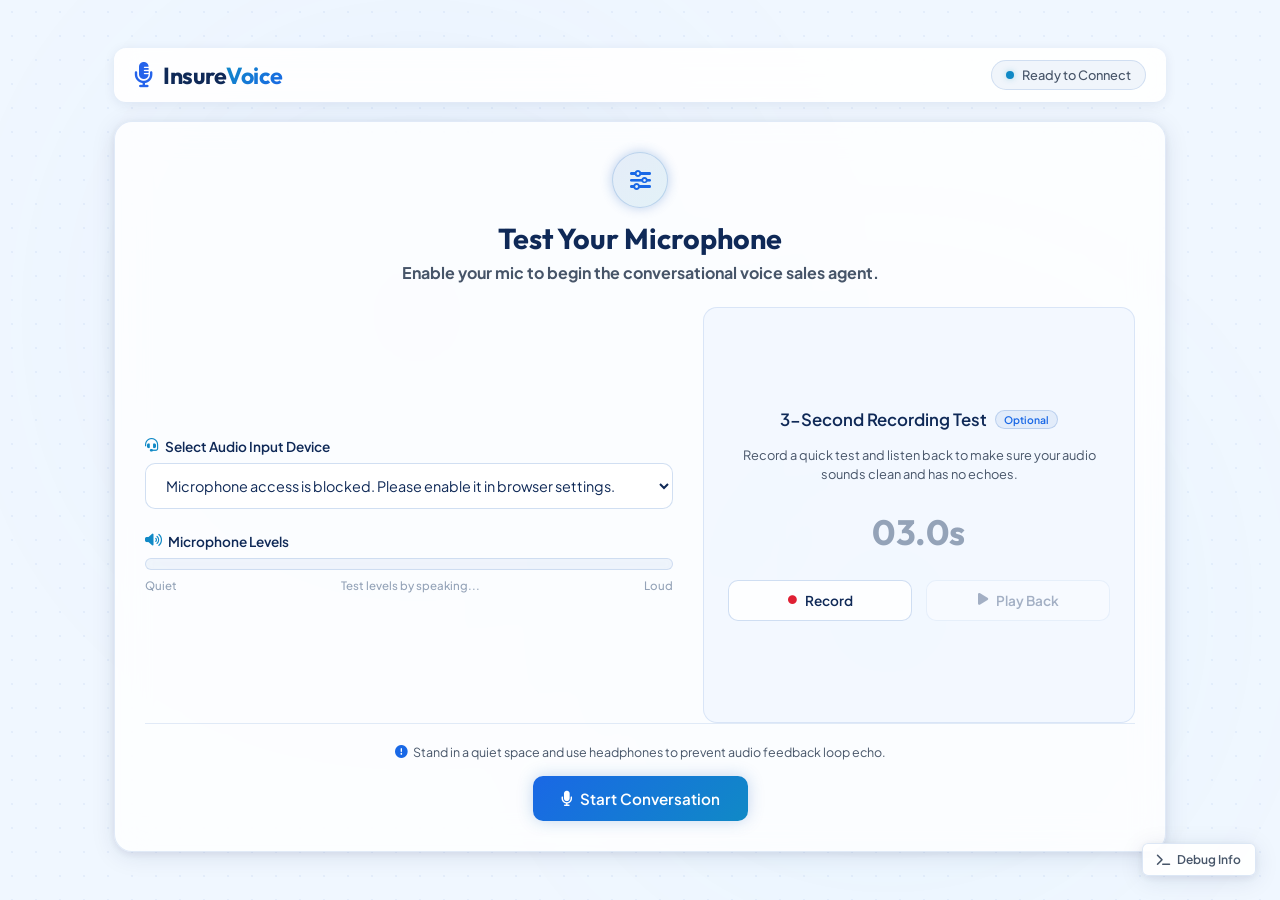
<file: agent_builder/frontend/agent.html>
<!DOCTYPE html>
<html lang="en">
<head>
    <meta charset="UTF-8">
    <meta name="viewport" content="width=device-width, initial-scale=1.0">
    <title>InsureVoice â€” Premium Sales Recommendation Console</title>
    
    <!-- Premium Fonts -->
    <link rel="preconnect" href="https://fonts.googleapis.com">
    <link rel="preconnect" href="https://fonts.gstatic.com" crossorigin>
    <link href="https://fonts.googleapis.com/css2?family=Outfit:wght@300;400;500;600;700;800&family=Plus+Jakarta+Sans:wght@300;400;500;600;700&display=swap" rel="stylesheet">
    
    <!-- FontAwesome Icons -->
    <link rel="stylesheet" href="https://cdnjs.cloudflare.com/ajax/libs/font-awesome/6.4.0/css/all.min.css">
    
    <!-- Page Styles -->
    <link rel="stylesheet" href="style.css">
    <!-- Light Theme Override -->
    <link rel="stylesheet" href="style_light.css">
    
    <!-- INLINE FIX: Force light-theme icon colors (overrides dark theme background-clip:text) -->
    <style>
        /* Force brand icon to be blue, no black box */
        .brand-icon,
        i.brand-icon,
        .logo .brand-icon,
        .logo i.brand-icon {
            background: transparent !important;
            background-color: transparent !important;
            background-image: none !important;
            -webkit-background-clip: initial !important;
            background-clip: initial !important;
            -webkit-text-fill-color: #2563eb !important;
            color: #2563eb !important;
            text-shadow: none !important;
        }
        
        /* Force center orb icon to be blue, no black box */
        .center-orb-icon,
        i.center-orb-icon,
        .voice-orb-core .center-orb-icon,
        .voice-orb-core i.center-orb-icon,
        .voice-orb-core i.fa-microphone-lines {
            background: transparent !important;
            background-color: transparent !important;
            background-image: none !important;
            -webkit-background-clip: initial !important;
            background-clip: initial !important;
            -webkit-text-fill-color: #2563eb !important;
            color: #2563eb !important;
            text-shadow: none !important;
        }
    </style>
    
    <meta name="invoke-url" content="">
    <meta name="simulate-url" content="">
</head>
<body>

    <!-- Subtle Dynamic Grid/Matrix Background -->
    <div class="grid-background"></div>
    <div class="glow-orb glow-orb-1"></div>
    <div class="glow-orb glow-orb-2"></div>

    <div class="main-wrapper">
        
        <!-- Header Branding -->
        <header class="main-header">
            <div class="logo">
                <i class="fa-solid fa-microphone-lines brand-icon" style="color: #2563eb !important; -webkit-text-fill-color: #2563eb !important; background: transparent !important; background-color: transparent !important; background-image: none !important; -webkit-background-clip: initial !important;"></i>
                <span class="brand-text">Insure<span class="highlight">Voice</span></span>
            </div>
            <div class="header-controls">
                <div class="status-badge">
                    <span class="status-dot"></span>
                    <span id="global-status-text">Ready to Connect</span>
                </div>
            </div>
        </header>

        <!-- SCREEN 1: PREPARE SCREEN -->
        <section id="prepare-screen" class="glass-card active">
            <div class="section-icon-header">
                <div class="header-icon-circle">
                    <i class="fa-solid fa-sliders"></i>
                </div>
                <h2>Test Your Microphone</h2>
                <p class="subtitle">Enable your mic to begin the conversational voice sales agent.</p>
            </div>

            <div class="prepare-grid">
                <div class="prepare-controls">
                    <div class="control-group">
                        <label for="mic-select"><i class="fa-solid fa-headset icon-label"></i> Select Audio Input Device</label>
                        <select id="mic-select" class="form-control">
                            <option value="">Grant Microphone access to list devices...</option>
                        </select>
                    </div>

                    <div class="control-group">
                        <label><i class="fa-solid fa-volume-high icon-label"></i> Microphone Levels</label>
                        <div class="db-meter-container">
                            <div id="db-meter-bar" class="db-meter-fill"></div>
                            <span class="db-meter-glow"></span>
                        </div>
                        <div class="meter-labels">
                            <span>Quiet</span>
                            <span>Test levels by speaking...</span>
                            <span>Loud</span>
                        </div>
                    </div>
                </div>

                <div class="recorder-test-card">
                    <h3>3-Second Recording Test <span class="badge">Optional</span></h3>
                    <p>Record a quick test and listen back to make sure your audio sounds clean and has no echoes.</p>
                    
                    <div id="countdown-display" class="recording-timer">03.0s</div>

                    <div class="recorder-buttons">
                        <button id="btn-record-test" class="btn btn-secondary">
                            <i class="fa-solid fa-circle icon-btn record-dot"></i> Record
                        </button>
                        <button id="btn-play-test" class="btn btn-secondary" disabled>
                            <i class="fa-solid fa-play icon-btn"></i> Play Back
                        </button>
                    </div>
                </div>
            </div>

            <div class="prepare-footer">
                <p class="bullet-tip"><i class="fa-solid fa-circle-exclamation text-primary"></i> Stand in a quiet space and use headphones to prevent audio feedback loop echo.</p>
                <button id="btn-start-session" class="btn btn-primary">
                    <i class="fa-solid fa-microphone"></i> Start Conversation
                </button>
            </div>
        </section>

        <!-- SCREEN 2: ACTIVE VOICE SESSION -->
        <section id="active-screen" class="glass-card">
            <div class="active-session-header">
                <button id="btn-mute" class="btn-icon-control" title="Mute Microphone">
                    <i class="fa-solid fa-microphone" id="mute-icon"></i>
                </button>
                <div class="agent-avatar-wrap">
                    <span id="session-timer">00:00</span>
                </div>
                <button id="btn-end-call" class="btn-icon-control btn-hangup" title="End Conversation">
                    <i class="fa-solid fa-phone-slash"></i>
                </button>
            </div>

            <div class="voice-orb-outer">
                <div class="voice-orb-container">
                    <canvas id="orb-canvas" width="220" height="220"></canvas>
                    <div class="voice-orb-core">
                        <!-- INLINE STYLE to guarantee no black box -->
                        <i class="fa-solid fa-microphone-lines center-orb-icon" style="color: #2563eb !important; -webkit-text-fill-color: #2563eb !important; background: transparent !important; background-color: transparent !important; background-image: none !important; -webkit-background-clip: initial !important;"></i>
                    </div>
                </div>
                <div id="orb-status-label" class="orb-state-text">Initializing Agent...</div>
            </div>

            <div class="live-transcripts-container">
                <div class="transcript-scroller" id="transcript-scroller">
                    <div class="bubble bubble-agent animate-bubble">
                        Hello! I am your InsureVoice Sales Advisor. Speak into your microphone and state your insurance requirements.
                    </div>
                </div>
            </div>

            <div class="recommendations-panel">
                <div class="rec-panel-header">
                    <h4><i class="fa-solid fa-wand-magic-sparkles text-primary"></i> Live Product Matches</h4>
                    <span id="matches-count" class="match-badge">0 Matches</span>
                </div>
                
                <div class="product-cards-slider" id="product-cards-slider">
                    <div class="slider-placeholder">
                        <i class="fa-solid fa-comment-dots placeholder-bubble-icon"></i>
                        <p>Speak to search, rank, and run compliance checks on insurance policies live...</p>
                    </div>
                </div>
            </div>
        </section>

    </div>

    <!-- Simulation Panel -->
    <section id="simulation-screen" class="simulation-panel glass-card" style="display:none;">
        <div class="sim-panel-header">
            <h3><i class="fa-solid fa-calculator text-primary"></i> Premium Simulator</h3>
            <button id="btn-close-sim" class="btn-icon-control" title="Close Simulator">
                <i class="fa-solid fa-xmark"></i>
            </button>
        </div>
        <div class="sim-form-grid">
            <div class="sim-field-group">
                <label for="sim-product-select"><i class="fa-solid fa-shield-halved icon-label"></i> Insurance Plan</label>
                <select id="sim-product-select" class="form-control">
                    <option value="">— Select a plan from recommendations —</option>
                </select>
            </div>
            <div class="sim-field-group sim-slider-group">
                <label for="sim-sum-assured"><i class="fa-solid fa-indian-rupee-sign icon-label"></i> Sum Assured</label>
                <input type="range" id="sim-sum-assured" class="sim-slider" min="500000" max="50000000" step="500000" value="5000000">
                <span id="sim-sum-label" class="sim-slider-label">₹50L</span>
            </div>
            <div class="sim-field-group">
                <label for="sim-frequency"><i class="fa-solid fa-calendar-days icon-label"></i> Payment Frequency</label>
                <select id="sim-frequency" class="form-control">
                    <option value="monthly" selected>Monthly</option>
                    <option value="quarterly">Quarterly</option>
                    <option value="semi_annual">Half-Yearly</option>
                    <option value="annual">Annual</option>
                </select>
            </div>
            <div class="sim-field-group">
                <label for="sim-policy-term"><i class="fa-solid fa-clock icon-label"></i> Policy Term (years)</label>
                <select id="sim-policy-term" class="form-control">
                    <option value="10">10 years</option>
                    <option value="15" selected>15 years</option>
                    <option value="20">20 years</option>
                    <option value="25">25 years</option>
                    <option value="30">30 years</option>
                </select>
            </div>
        </div>
        <div id="sim-results-card" class="sim-results-card" style="display:none;">
            <h4 class="sim-results-title"><i class="fa-solid fa-chart-line text-secondary"></i> Simulation Results</h4>
            <div class="sim-results-grid">
                <div class="sim-result-item"><span class="sim-result-label">Period Premium</span><span class="sim-result-value" id="sim-res-period">â€”</span></div>
                <div class="sim-result-item"><span class="sim-result-label">Annual Premium</span><span class="sim-result-value" id="sim-res-annual">â€”</span></div>
                <div class="sim-result-item"><span class="sim-result-label">Total Outflow</span><span class="sim-result-value" id="sim-res-total">â€”</span></div>
                <div class="sim-result-item" id="sim-res-maturity-row"><span class="sim-result-label">Projected Maturity</span><span class="sim-result-value emerald" id="sim-res-maturity">â€”</span></div>
                <div class="sim-result-item" id="sim-res-gain-row"><span class="sim-result-label">Net Gain</span><span class="sim-result-value emerald" id="sim-res-gain">â€”</span></div>
            </div>
            <p class="sim-disclaimer">Figures are illustrative only and subject to underwriting terms.</p>
        </div>
        <div id="sim-error-msg" class="sim-error" style="display:none;"></div>
        <div id="sim-loading" class="sim-loading" style="display:none;"><i class="fa-solid fa-spinner fa-spin"></i> Calculating...</div>
    </section>

    <button id="btn-open-sim" class="btn-open-sim" title="Open Premium Simulator" style="display:none;">
        <i class="fa-solid fa-calculator"></i>
        <span>Simulate Premium</span>
    </button>

    <button id="btn-toggle-debug" class="btn-debug-toggle" title="Toggle Developer Debug Console">
        <i class="fa-solid fa-terminal"></i> Debug Info
    </button>
    
    <div id="debug-drawer" class="debug-terminal">
        <div class="debug-header">
            <span><i class="fa-solid fa-code"></i> Developer Debug console</span>
            <button id="btn-clear-debug" class="btn-clear-terminal"><i class="fa-solid fa-trash-can"></i></button>
        </div>
        <div class="debug-logs" id="debug-logs-container">
            <div class="log-line text-muted">[System] Console Initialized. Local Simulation Loaded.</div>
        </div>
    </div>

    <!-- Core Script Assets -->
    <!-- B1 — Chirp 3 HD voice player; publishes window.__voiceAudioCtx on init (D8) -->
    <script src="voice-player.js"></script>
    <!-- B2 — STT v2 WebSocket client; loads AudioWorklet from /voice/audio-worklet-processor.js -->
    <script src="voice/stt-client.js"></script>
    <!-- Voice simulation + app logic (app_light.js = no auto mic popup on load) -->
    <script src="simulation.js"></script>
    <script src="app_light.js"></script>
</body>
</html>
</file>
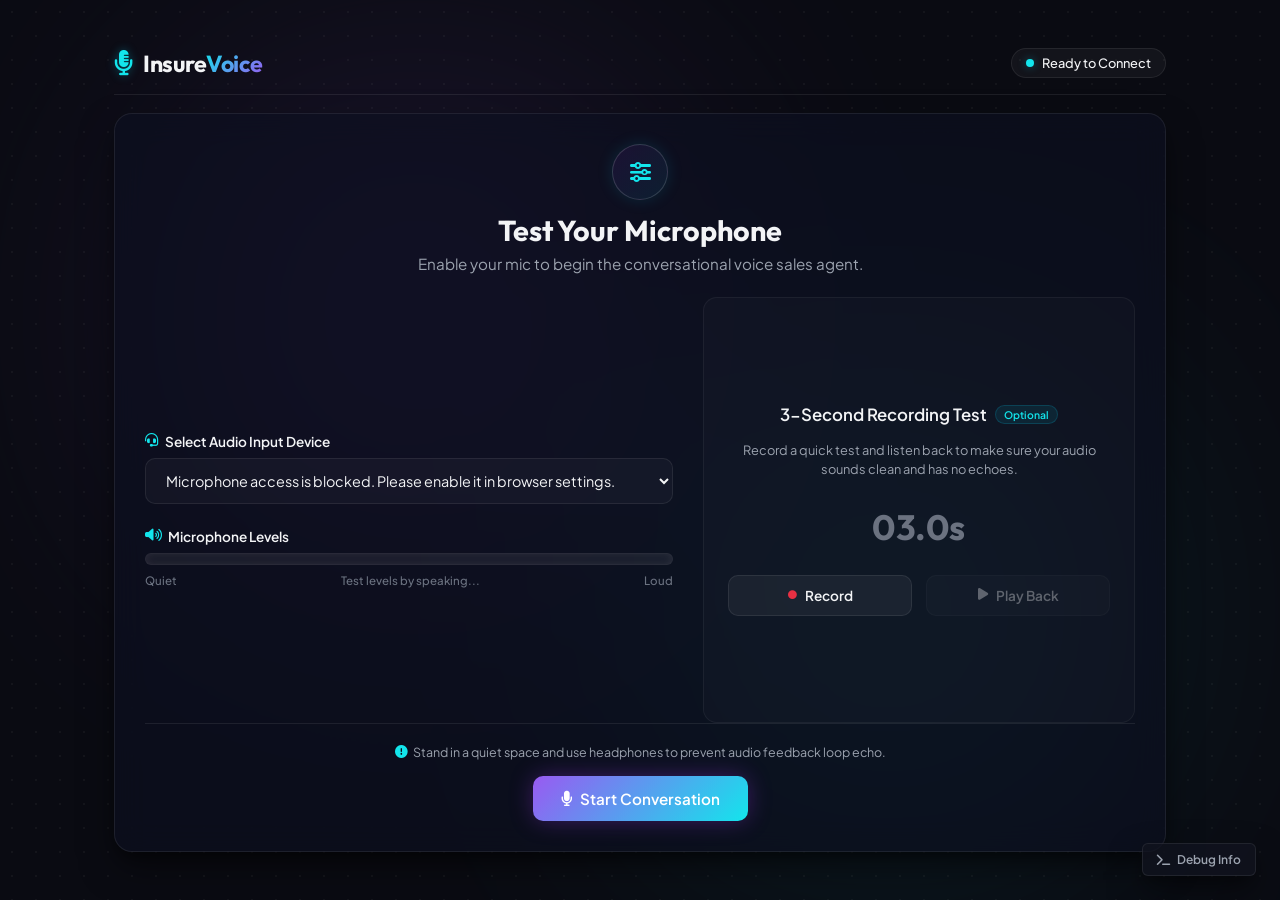
<file: agent_builder/frontend/app_dark.html>
<!DOCTYPE html>
<html lang="en">
<head>
    <meta charset="UTF-8">
    <meta name="viewport" content="width=device-width, initial-scale=1.0">
    <title>InsureVoice — Premium Sales Recommendation Console</title>
    
    <!-- Premium Fonts -->
    <link rel="preconnect" href="https://fonts.googleapis.com">
    <link rel="preconnect" href="https://fonts.gstatic.com" crossorigin>
    <link href="https://fonts.googleapis.com/css2?family=Outfit:wght@300;400;500;600;700;800&family=Plus+Jakarta+Sans:wght@300;400;500;600;700&display=swap" rel="stylesheet">
    
    <!-- FontAwesome Icons -->
    <link rel="stylesheet" href="https://cdnjs.cloudflare.com/ajax/libs/font-awesome/6.4.0/css/all.min.css">
    
    <!-- Page Styles -->
    <link rel="stylesheet" href="style.css">
    <!-- Empty content = relative URL (same-origin deploy). Set absolute URL for local-dev cross-origin testing. -->
    <meta name="invoke-url" content="">
</head>
<body>

    <!-- Subtle Dynamic Grid/Matrix Background -->
    <div class="grid-background"></div>
    <div class="glow-orb glow-orb-1"></div>
    <div class="glow-orb glow-orb-2"></div>

    <div class="main-wrapper">
        
        <!-- Header Branding -->
        <header class="main-header">
            <div class="logo">
                <i class="fa-solid fa-microphone-lines brand-icon"></i>
                <span class="brand-text">Insure<span class="highlight">Voice</span></span>
            </div>
            <div class="header-controls">
                <div class="status-badge">
                    <span class="status-dot"></span>
                    <span id="global-status-text">Ready to Connect</span>
                </div>
            </div>
        </header>

        <!-- =================================------------- -->
        <!-- SCREEN 1: PREPARE SCREEN (Test Your Microphone) -->
        <!-- =================================------------- -->
        <section id="prepare-screen" class="glass-card active">
            <div class="section-icon-header">
                <div class="header-icon-circle">
                    <i class="fa-solid fa-sliders"></i>
                </div>
                <h2>Test Your Microphone</h2>
                <p class="subtitle">Enable your mic to begin the conversational voice sales agent.</p>
            </div>

            <div class="prepare-grid">
                <!-- Left: Controls -->
                <div class="prepare-controls">
                    <div class="control-group">
                        <label for="mic-select"><i class="fa-solid fa-headset icon-label"></i> Select Audio Input Device</label>
                        <select id="mic-select" class="form-control">
                            <option value="">Grant Microphone access to list devices...</option>
                        </select>
                    </div>

                    <!-- Live sound level bar -->
                    <div class="control-group">
                        <label><i class="fa-solid fa-volume-high icon-label"></i> Microphone Levels</label>
                        <div class="db-meter-container">
                            <div id="db-meter-bar" class="db-meter-fill"></div>
                            <span class="db-meter-glow"></span>
                        </div>
                        <div class="meter-labels">
                            <span>Quiet</span>
                            <span>Test levels by speaking...</span>
                            <span>Loud</span>
                        </div>
                    </div>
                </div>

                <!-- Right: 3-Second Recording Test -->
                <div class="recorder-test-card">
                    <h3>3-Second Recording Test <span class="badge">Optional</span></h3>
                    <p>Record a quick test and listen back to make sure your audio sounds clean and has no echoes.</p>
                    
                    <div id="countdown-display" class="recording-timer">03.0s</div>

                    <div class="recorder-buttons">
                        <button id="btn-record-test" class="btn btn-secondary">
                            <i class="fa-solid fa-circle icon-btn record-dot"></i> Record
                        </button>
                        <button id="btn-play-test" class="btn btn-secondary" disabled>
                            <i class="fa-solid fa-play icon-btn"></i> Play Back
                        </button>
                    </div>
                </div>
            </div>

            <div class="prepare-footer">
                <p class="bullet-tip"><i class="fa-solid fa-circle-exclamation text-primary"></i> Stand in a quiet space and use headphones to prevent audio feedback loop echo.</p>
                <button id="btn-start-session" class="btn btn-primary">
                    <i class="fa-solid fa-microphone"></i> Start Conversation
                </button>
            </div>
        </section>

        <!-- =================================------------- -->
        <!-- SCREEN 2: ACTIVE VOICE SESSION SCREEN         -->
        <!-- =================================------------- -->
        <section id="active-screen" class="glass-card">
            <!-- Session Status Header -->
            <div class="active-session-header">
                <button id="btn-mute" class="btn-icon-control" title="Mute Microphone">
                    <i class="fa-solid fa-microphone" id="mute-icon"></i>
                </button>
                <div class="agent-avatar-wrap">
                    <span id="session-timer">00:00</span>
                </div>
                <button id="btn-end-call" class="btn-icon-control btn-hangup" title="End Conversation">
                    <i class="fa-solid fa-phone-slash"></i>
                </button>
            </div>

            <!-- Central UI Element: The Glowing Voice Orb -->
            <div class="voice-orb-outer">
                <div class="voice-orb-container">
                    <!-- Audio visualization nodes -->
                    <canvas id="orb-canvas" width="220" height="220"></canvas>
                    <div class="voice-orb-core">
                        <i class="fa-solid fa-microphone-lines center-orb-icon"></i>
                    </div>
                </div>
                <div id="orb-status-label" class="orb-state-text">Initializing Agent...</div>
            </div>

            <!-- Subtitles/Live transcripts panel -->
            <div class="live-transcripts-container">
                <div class="transcript-scroller" id="transcript-scroller">
                    <!-- Bubbles will be injected dynamically -->
                    <div class="bubble bubble-agent animate-bubble">
                        Hello! I am your InsureVoice Sales Advisor. Speak into your microphone and state your insurance requirements. For example, tell me your age, tobacco status, income level, and what coverage you need!
                    </div>
                </div>
            </div>

            <!-- Recommendations sliding panel -->
            <div class="recommendations-panel">
                <div class="rec-panel-header">
                    <h4><i class="fa-solid fa-wand-magic-sparkles text-primary"></i> Live Product Matches</h4>
                    <span id="matches-count" class="match-badge">0 Matches</span>
                </div>
                
                <!-- Horizontal layout card slider -->
                <div class="product-cards-slider" id="product-cards-slider">
                    <!-- Placeholders shown when idle -->
                    <div class="slider-placeholder">
                        <i class="fa-solid fa-comment-dots placeholder-bubble-icon"></i>
                        <p>Speak to search, rank, and run compliance checks on insurance policies live...</p>
                    </div>
                </div>
            </div>
        </section>

    </div>

    <!-- Toggleable Technical Debug Terminal (Great for Hackathon Demos) -->
    <button id="btn-toggle-debug" class="btn-debug-toggle" title="Toggle Developer Debug Console">
        <i class="fa-solid fa-terminal"></i> Debug Info
    </button>
    
    <div id="debug-drawer" class="debug-terminal">
        <div class="debug-header">
            <span><i class="fa-solid fa-code"></i> Developer Debug console</span>
            <button id="btn-clear-debug" class="btn-clear-terminal"><i class="fa-solid fa-trash-can"></i></button>
        </div>
        <div class="debug-logs" id="debug-logs-container">
            <div class="log-line text-muted">[System] Console Initialized. Local Simulation Loaded.</div>
            <div class="log-line text-muted">[GCP Connection] Agent target: projects/voice-sales-agent/locations/global/agents/7a051be1-2b54-40fd-ad3c-eb88ce0accbf</div>
        </div>
    </div>

    <!-- Core Script Assets -->
    <!-- B1 — Chirp 3 HD voice player; publishes window.__voiceAudioCtx on init (D8) -->
    <script src="voice-player.js"></script>
    <!-- B2 — STT v2 WebSocket client; loads AudioWorklet from /voice/audio-worklet-processor.js -->
    <script src="voice/stt-client.js"></script>
    <script src="simulation.js"></script>
    <script src="app.js"></script>
</body>
</html>
</file>
<file: agent_builder/frontend/style.css>
/* =================================------------------
 * InsureVoice — CSS Design System & Core Stylesheet
 * Vibrant dark modes, custom typography, glassmorphism, 
 * and dynamic voice orb animation transitions.
 * =================================------------------ */

:root {
    --bg-primary: #0a0b12;
    --bg-secondary: #111422;
    --border-glass: rgba(255, 255, 255, 0.08);
    --bg-glass: rgba(13, 16, 33, 0.65);
    --bg-glass-heavy: rgba(13, 16, 33, 0.9);
    
    /* Harmonious HSL Tailored Brand Colors */
    --primary: hsl(265, 85%, 65%);       /* Glowing Royal Purple */
    --primary-glow: rgba(147, 51, 234, 0.4);
    --secondary: hsl(182, 85%, 50%);     /* Electric Cyan */
    --secondary-glow: rgba(6, 182, 212, 0.4);
    --emerald: hsl(145, 75%, 48%);       /* High Suitability Green */
    --emerald-glow: rgba(16, 185, 129, 0.35);
    --crimson: hsl(354, 80%, 55%);       /* Compliance Rejection Red */
    --crimson-glow: rgba(239, 68, 68, 0.35);
    
    /* Gray Shades */
    --text-main: #f3f4f6;
    --text-muted: #9ca3af;
    --text-dark: #6b7280;
    
    /* Shadow definitions */
    --shadow-premium: 0 16px 36px -4px rgba(0, 0, 0, 0.5), 0 8px 16px -6px rgba(0, 0, 0, 0.5);
    --shadow-glow: 0 0 24px -2px var(--primary-glow);
}

/* Base resets & layout */
* {
    margin: 0;
    padding: 0;
    box-sizing: border-box;
}

body {
    font-family: 'Plus Jakarta Sans', sans-serif;
    background-color: var(--bg-primary);
    color: var(--text-main);
    overflow-y: auto; /* Enable page scrollbar on small screens */
    min-height: 100vh;
    display: flex;
    flex-direction: column;
    align-items: center;
    justify-content: flex-start;
}

/* Custom premium scrollbar */
::-webkit-scrollbar {
    width: 6px;
    height: 6px;
}
::-webkit-scrollbar-track {
    background: transparent;
}
::-webkit-scrollbar-thumb {
    background: rgba(255, 255, 255, 0.1);
    border-radius: 10px;
}
::-webkit-scrollbar-thumb:hover {
    background: rgba(255, 255, 255, 0.25);
}

/* Dot matrix grid overlay */
.grid-background {
    position: absolute;
    top: 0;
    left: 0;
    width: 100%;
    height: 100%;
    background-image: radial-gradient(rgba(255, 255, 255, 0.04) 1.5px, transparent 1.5px);
    background-size: 24px 24px;
    z-index: -2;
    pointer-events: none;
}

/* Atmospheric blurred background glow orbs */
.glow-orb {
    position: absolute;
    border-radius: 50%;
    filter: blur(140px);
    opacity: 0.18;
    pointer-events: none;
    z-index: -1;
}

.glow-orb-1 {
    top: 10%;
    left: 15%;
    width: 450px;
    height: 450px;
    background: var(--primary);
    animation: floatingGlow 18s ease-in-out infinite alternate;
}

.glow-orb-2 {
    bottom: 10%;
    right: 15%;
    width: 400px;
    height: 400px;
    background: var(--secondary);
    animation: floatingGlow 14s ease-in-out infinite alternate-reverse;
}

@keyframes floatingGlow {
    0% { transform: translate(0, 0) scale(1); }
    100% { transform: translate(60px, 40px) scale(1.15); }
}

/* Core Main Container structure */
.main-wrapper {
    width: 100%;
    max-width: 1100px;
    height: auto; /* Dynamic height on smaller displays */
    min-height: calc(100vh - 48px);
    margin: auto 0; /* Centered if there is space, otherwise starts at top */
    padding: 24px;
    display: flex;
    flex-direction: column;
    gap: 18px;
    position: relative;
    z-index: 10;
}

/* Header branding bar */
.main-header {
    display: flex;
    justify-content: space-between;
    align-items: center;
    border-bottom: 1px solid var(--border-glass);
    padding-bottom: 16px;
}

.logo {
    display: flex;
    align-items: center;
    gap: 10px;
}

.brand-icon {
    font-size: 1.6rem;
    color: var(--secondary);
    text-shadow: 0 0 10px var(--secondary-glow);
}

.brand-text {
    font-family: 'Outfit', sans-serif;
    font-size: 1.45rem;
    font-weight: 700;
    letter-spacing: -0.5px;
}

.brand-text .highlight {
    background: linear-gradient(135deg, var(--secondary), var(--primary));
    -webkit-background-clip: text;
    -webkit-text-fill-color: transparent;
}

.status-badge {
    background: rgba(255, 255, 255, 0.04);
    border: 1px solid var(--border-glass);
    border-radius: 50px;
    padding: 6px 14px;
    font-size: 0.8rem;
    font-weight: 500;
    display: flex;
    align-items: center;
    gap: 8px;
    cursor: pointer;
    transition: all 0.25s ease;
}

.status-badge:hover {
    background: rgba(255, 255, 255, 0.09);
    border-color: var(--secondary);
    box-shadow: 0 0 10px rgba(6, 182, 212, 0.25);
}

.status-dot {
    width: 8px;
    height: 8px;
    background-color: var(--secondary);
    border-radius: 50%;
    box-shadow: 0 0 8px var(--secondary-glow);
}

.header-controls {
    display: flex;
    align-items: center;
    gap: 16px;
}

.mode-toggle-container {
    display: flex;
    align-items: center;
    gap: 10px;
    background: rgba(255, 255, 255, 0.03);
    border: 1px solid var(--border-glass);
    border-radius: 50px;
    padding: 5px 14px;
}

.mode-label {
    font-size: 0.72rem;
    font-weight: 600;
    color: var(--text-dark);
    transition: all 0.25s ease;
    text-transform: uppercase;
    letter-spacing: 0.5px;
}

.mode-label.active {
    color: var(--text-main);
    text-shadow: 0 0 8px rgba(255, 255, 255, 0.2);
}

/* Switch styling */
.switch {
    position: relative;
    display: inline-block;
    width: 36px;
    height: 18px;
}

.switch input {
    opacity: 0;
    width: 0;
    height: 0;
}

.slider {
    position: absolute;
    cursor: pointer;
    top: 0;
    left: 0;
    right: 0;
    bottom: 0;
    background-color: rgba(255, 255, 255, 0.1);
    transition: .3s;
    border: 1px solid var(--border-glass);
}

.slider:before {
    position: absolute;
    content: "";
    height: 10px;
    width: 10px;
    left: 3px;
    bottom: 3px;
    background-color: var(--text-muted);
    transition: .3s;
}

input:checked + .slider {
    background-color: rgba(147, 51, 234, 0.2);
    border-color: var(--primary);
    box-shadow: 0 0 10px var(--primary-glow);
}

input:checked + .slider:before {
    transform: translateX(18px);
    background-color: var(--primary);
    box-shadow: 0 0 8px var(--primary-glow);
}

/* Rounded sliders */
.slider.round {
    border-radius: 34px;
}

.slider.round:before {
    border-radius: 50%;
}

/* Glassmorphism panels system */
.glass-card {
    background: var(--bg-glass);
    backdrop-filter: blur(16px);
    -webkit-backdrop-filter: blur(16px);
    border: 1px solid var(--border-glass);
    border-radius: 18px;
    box-shadow: var(--shadow-premium);
    flex: 1;
    display: none;
    flex-direction: column;
    padding: 30px;
    overflow-y: auto; /* Allow internal scrolling if card contents exceed screen height */
    position: relative;
    transition: opacity 0.4s ease, transform 0.4s ease;
}

/* Screen state selector toggles */
.glass-card.active {
    display: flex;
    animation: pageFadeIn 0.5s cubic-bezier(0.16, 1, 0.3, 1) forwards;
}

@keyframes pageFadeIn {
    from { opacity: 0; transform: translateY(12px) scale(0.98); }
    to { opacity: 1; transform: translateY(0) scale(1); }
}

/* Header circles decoration inside Prepare panel */
.section-icon-header {
    text-align: center;
    margin-bottom: 24px;
}

.header-icon-circle {
    width: 56px;
    height: 56px;
    background: linear-gradient(135deg, rgba(147, 51, 234, 0.1), rgba(6, 182, 212, 0.1));
    border: 1px solid rgba(255, 255, 255, 0.15);
    border-radius: 50%;
    display: flex;
    justify-content: center;
    align-items: center;
    margin: 0 auto 12px;
    font-size: 1.3rem;
    color: var(--secondary);
    box-shadow: 0 0 16px rgba(6, 182, 212, 0.15);
}

.section-icon-header h2 {
    font-family: 'Outfit', sans-serif;
    font-size: 1.8rem;
    font-weight: 700;
    margin-bottom: 6px;
}

.subtitle {
    color: var(--text-muted);
    font-size: 0.95rem;
}

/* PREPARE SCREEN grid & controls */
.prepare-grid {
    display: grid;
    grid-template-columns: 1.1fr 0.9fr;
    gap: 30px;
    flex: 1;
    align-items: center;
}

.prepare-controls {
    display: flex;
    flex-direction: column;
    gap: 24px;
}

.control-group {
    display: flex;
    flex-direction: column;
    gap: 8px;
}

.control-group label {
    font-size: 0.85rem;
    font-weight: 600;
    color: var(--text-main);
    display: flex;
    align-items: center;
    gap: 6px;
}

.icon-label {
    color: var(--secondary);
}

.form-control {
    background: rgba(255, 255, 255, 0.03);
    border: 1px solid var(--border-glass);
    border-radius: 10px;
    padding: 12px 16px;
    color: var(--text-main);
    font-family: inherit;
    font-size: 0.9rem;
    outline: none;
    transition: all 0.25s ease;
    cursor: pointer;
}

.form-control:focus {
    border-color: var(--secondary);
    box-shadow: 0 0 12px rgba(6, 182, 212, 0.2);
    background: rgba(255, 255, 255, 0.06);
}

/* Sound volume DB bar */
.db-meter-container {
    width: 100%;
    height: 12px;
    background: rgba(255, 255, 255, 0.04);
    border: 1px solid var(--border-glass);
    border-radius: 50px;
    overflow: hidden;
    position: relative;
}

.db-meter-fill {
    height: 100%;
    width: 0%; /* Driven dynamically by Audio Analyser in JS */
    background: linear-gradient(90deg, var(--emerald), var(--primary), var(--secondary));
    border-radius: 50px;
    transition: width 0.08s ease-out;
}

.db-meter-glow {
    position: absolute;
    top: 0;
    left: 0;
    height: 100%;
    width: 100%;
    box-shadow: inset 0 0 10px rgba(255, 255, 255, 0.1);
    pointer-events: none;
}

.meter-labels {
    display: flex;
    justify-content: space-between;
    font-size: 0.72rem;
    color: var(--text-dark);
    font-weight: 500;
}

/* 3-Second Recording Test block styling */
.recorder-test-card {
    background: rgba(255, 255, 255, 0.02);
    border: 1px solid rgba(255, 255, 255, 0.05);
    border-radius: 14px;
    padding: 24px;
    text-align: center;
    display: flex;
    flex-direction: column;
    justify-content: center;
    align-items: center;
    gap: 16px;
    height: 100%;
}

.recorder-test-card h3 {
    font-size: 1.05rem;
    font-weight: 600;
    display: flex;
    align-items: center;
    gap: 8px;
}

.badge {
    background: rgba(6, 182, 212, 0.1);
    color: var(--secondary);
    border: 1px solid rgba(6, 182, 212, 0.2);
    padding: 2px 8px;
    border-radius: 50px;
    font-size: 0.65rem;
    font-weight: 600;
}

.recorder-test-card p {
    font-size: 0.8rem;
    color: var(--text-muted);
    line-height: 1.45;
}

.recording-timer {
    font-family: 'Outfit', sans-serif;
    font-size: 2.2rem;
    font-weight: 700;
    color: var(--text-dark);
    text-shadow: 0 0 10px rgba(255, 255, 255, 0.01);
    margin: 10px 0;
    letter-spacing: 0.5px;
    transition: all 0.25s ease;
}

.recording-timer.active {
    color: var(--crimson);
    text-shadow: 0 0 15px rgba(239, 68, 68, 0.35);
}

.recorder-buttons {
    display: flex;
    gap: 14px;
    width: 100%;
}

/* Master Button states */
.btn {
    flex: 1;
    font-family: inherit;
    font-size: 0.85rem;
    font-weight: 600;
    padding: 11px 20px;
    border-radius: 10px;
    border: none;
    outline: none;
    cursor: pointer;
    display: flex;
    justify-content: center;
    align-items: center;
    gap: 8px;
    transition: all 0.3s cubic-bezier(0.16, 1, 0.3, 1);
}

.btn-secondary {
    background: rgba(255, 255, 255, 0.05);
    border: 1px solid var(--border-glass);
    color: var(--text-main);
}

.btn-secondary:hover:not(:disabled) {
    background: rgba(255, 255, 255, 0.09);
    border-color: rgba(255, 255, 255, 0.2);
}

.btn-secondary:disabled {
    opacity: 0.35;
    cursor: not-allowed;
}

.record-dot {
    font-size: 0.55rem;
    color: var(--crimson);
}

.btn-primary {
    background: linear-gradient(135deg, var(--primary), var(--secondary));
    color: #fff;
    box-shadow: var(--shadow-glow);
    font-size: 0.95rem;
    padding: 13px 28px;
    font-weight: 600;
}

.btn-primary:hover:not(:disabled) {
    transform: translateY(-2px);
    box-shadow: 0 10px 24px -2px rgba(147, 51, 234, 0.5), 0 0 15px var(--secondary-glow);
}

.btn-primary:active:not(:disabled) {
    transform: translateY(0);
}

.btn-primary:disabled {
    background: rgba(255, 255, 255, 0.05);
    color: var(--text-dark);
    box-shadow: none;
    border: 1px solid var(--border-glass);
    cursor: not-allowed;
}

.prepare-footer {
    border-top: 1px solid var(--border-glass);
    padding-top: 20px;
    display: flex;
    flex-direction: column;
    align-items: center;
    gap: 16px;
}

.bullet-tip {
    font-size: 0.78rem;
    color: var(--text-muted);
    display: flex;
    align-items: center;
    gap: 6px;
}

.text-primary {
    color: var(--secondary) !important;
}

/* =================================------------- */
/* SCREEN 2 STYLE: ACTIVE CONSOLE SYSTEM         */
/* =================================------------- */

.active-session-header {
    display: flex;
    justify-content: space-between;
    align-items: center;
    margin-bottom: 12px;
}

.btn-icon-control {
    width: 44px;
    height: 44px;
    border-radius: 50%;
    background: rgba(255, 255, 255, 0.04);
    border: 1px solid var(--border-glass);
    color: var(--text-main);
    cursor: pointer;
    display: flex;
    justify-content: center;
    align-items: center;
    font-size: 1.05rem;
    transition: all 0.25s ease;
}

.btn-icon-control:hover {
    background: rgba(255, 255, 255, 0.09);
    border-color: rgba(255, 255, 255, 0.2);
}

.btn-icon-control.muted {
    background: rgba(239, 68, 68, 0.1) !important;
    border-color: rgba(239, 68, 68, 0.2) !important;
    color: var(--crimson) !important;
}

.btn-hangup {
    color: var(--crimson);
}

.btn-hangup:hover {
    background: var(--crimson) !important;
    color: #fff !important;
    box-shadow: 0 0 15px var(--crimson-glow);
}

.agent-avatar-wrap {
    display: flex;
    align-items: center;
    justify-content: center;
}

#session-timer {
    font-family: 'Outfit', sans-serif;
    font-size: 0.9rem;
    font-weight: 600;
    color: var(--text-muted);
    background: rgba(255, 255, 255, 0.04);
    border: 1px solid var(--border-glass);
    padding: 4px 12px;
    border-radius: 50px;
}

/* THE GLOWING AI ORB */
.voice-orb-outer {
    display: flex;
    flex-direction: column;
    align-items: center;
    justify-content: center;
    gap: 12px;
    margin: 10px 0 24px 0;            /* CHANGED — bottom margin small, real gap from sibling */
    padding-bottom: 0;                /* REMOVE the 50px hack */
    position: relative;               /* NEW */
    isolation: isolate;               /* NEW — creates an isolated stacking context */
    z-index: 1;                       /* NEW */
}

.voice-orb-container {
    width: 170px;
    height: 170px;
    border-radius: 50%;
    position: relative;
    display: flex;
    justify-content: center;
    align-items: center;
    overflow: visible;                /* EXPLICIT */
}

#orb-canvas {
    position: absolute;
    top: -25px;
    left: -25px;
    pointer-events: none;
    z-index: 0;                       /* NEW — canvas is visually behind everything */
}

.voice-orb-core {
    width: 110px;
    height: 110px;
    border-radius: 50%;
    background: linear-gradient(135deg, var(--bg-secondary), #1e1b4b);
    border: 1px solid rgba(255, 255, 255, 0.12);
    display: flex;
    justify-content: center;
    align-items: center;
    box-shadow: inset 0 2px 10px rgba(255, 255, 255, 0.05), var(--shadow-premium);
    z-index: 5;
    position: relative;
}

.center-orb-icon {
    font-size: 2.1rem;
    background: linear-gradient(135deg, #fff, var(--text-muted));
    -webkit-background-clip: text;
    -webkit-text-fill-color: transparent;
    transition: all 0.4s ease;
    /* Let .voice-orb-core's flex centering position the icon naturally.
       Prior passes added width/height/display:flex which fought the parent's
       centering and caused horizontal drift. Stripped back to natural sizing. */
    line-height: 1;           /* prevents FA's asymmetric vertical metrics */
    display: inline-block;    /* explicit inline-block; do not stretch */
}

/* Pulsing rings around orb based on speech volume levels */
.orb-state-text {
    font-family: 'Outfit', sans-serif;
    font-size: 0.82rem;
    font-weight: 700;
    letter-spacing: 0.5px;
    text-transform: uppercase;
    color: var(--secondary);
    text-shadow: 0 0 10px var(--secondary-glow);
    position: relative;          /* enables z-index */
    z-index: 6;                  /* above #orb-canvas (0) and .voice-orb-core (5) */
    margin-top: 32px;            /* push label below canvas overflow zone with breathing room */
    margin-bottom: 12px;         /* keep clear distance from sibling transcript container */
}

/* Live subtitles transcript scrolling box */
.live-transcripts-container {
    flex: 1;
    border: 1px solid rgba(255, 255, 255, 0.03);
    border-radius: 12px;
    padding: 16px;
    margin-top: 24px;                 /* CHANGED — clear gap from orb-outer */
    overflow-y: auto;
    min-height: 280px;
    max-height: 280px;
    display: flex;
    flex-direction: column;
    position: relative;               /* NEW */
    z-index: 10;                      /* NEW — explicitly above orb-outer stacking context */
    background: rgba(15, 12, 41, 0.85); /* CHANGED — opaque enough to mask if anything bleeds */
}

.transcript-scroller {
    display: flex;
    flex-direction: column;
    gap: 12px;
}

.bubble {
    font-size: 16px;
    line-height: 1.45;
    padding: 10px 14px;
    border-radius: 14px;
    max-width: 85%;
    position: relative;
}

.bubble-agent {
    background: #f3f4f6;
    border: 1px solid #e5e7eb;
    color: #111827;
    align-self: flex-start;
    border-top-left-radius: 2px;
}

.bubble-user {
    background: #2563eb;
    border: 1px solid #1d4ed8;
    color: #ffffff;
    align-self: flex-end;
    border-top-right-radius: 2px;
}

.animate-bubble {
    animation: bubbleSlideUp 0.35s cubic-bezier(0.16, 1, 0.3, 1) forwards;
}

@keyframes bubbleSlideUp {
    from { opacity: 0; transform: translateY(10px); }
    to { opacity: 1; transform: translateY(0); }
}

/* RECOMMENDATIONS cards layout system */
.recommendations-panel {
    border-top: 1px solid var(--border-glass);
    padding-top: 16px;
    display: flex;
    flex-direction: column;
    gap: 12px;
}

.rec-panel-header {
    display: flex;
    justify-content: space-between;
    align-items: center;
}

.rec-panel-header h4 {
    font-family: 'Outfit', sans-serif;
    font-size: 0.95rem;
    font-weight: 700;
}

.match-badge {
    background: rgba(16, 185, 129, 0.1);
    color: var(--emerald);
    border: 1px solid rgba(16, 185, 129, 0.2);
    padding: 3px 10px;
    border-radius: 50px;
    font-size: 0.72rem;
    font-weight: 700;
}

.product-cards-slider {
    display: flex;
    gap: 16px;
    overflow-x: auto;
    padding-bottom: 8px;
    min-height: 120px;
}

/* Dynamic product cards animation */
.product-card {
    min-width: 250px;
    flex: 1;
    background: rgba(255, 255, 255, 0.02);
    border: 1px solid var(--border-glass);
    border-radius: 12px;
    padding: 16px;
    display: flex;
    flex-direction: column;
    gap: 10px;
    transition: all 0.3s ease;
    animation: cardSlideRight 0.45s cubic-bezier(0.16, 1, 0.3, 1) forwards;
}

@keyframes cardSlideRight {
    from { opacity: 0; transform: translateX(20px); }
    to { opacity: 1; transform: translateX(0); }
}

.product-card:hover {
    background: rgba(255, 255, 255, 0.04);
    transform: translateY(-4px);
    border-color: var(--secondary);
}

.card-header-row {
    display: flex;
    justify-content: space-between;
    align-items: flex-start;
}

.card-title {
    font-family: 'Outfit', sans-serif;
    font-size: 0.98rem;
    font-weight: 700;
    color: var(--text-main);
}

.card-type-badge {
    background: rgba(255, 255, 255, 0.06);
    border: 1px solid rgba(255, 255, 255, 0.1);
    padding: 1px 6px;
    border-radius: 4px;
    font-size: 0.65rem;
    font-weight: 600;
    color: var(--text-muted);
}

.card-match-pct {
    font-family: 'Outfit', sans-serif;
    font-size: 0.8rem;
    font-weight: 700;
    color: var(--secondary);
}

.card-desc {
    font-size: 0.72rem;
    color: var(--text-muted);
    line-height: 1.4;
    flex: 1;
}

/* Issue 3 (2026-06-06) — per-card "Why it fits you" confidence panel. */
.card-why {
    background: rgba(16, 185, 129, 0.07);
    border: 1px solid rgba(16, 185, 129, 0.18);
    border-radius: 8px;
    padding: 6px 9px;
    margin: 2px 0 4px;
}
.card-why-label {
    font-family: 'Outfit', sans-serif;
    font-size: 0.68rem;
    font-weight: 700;
    color: var(--emerald);
    display: block;
    margin-bottom: 3px;
}
.card-why-list {
    margin: 0;
    padding-left: 14px;
    list-style: disc;
}
.card-why-list li {
    font-size: 0.7rem;
    color: var(--text-main);
    line-height: 1.35;
}

.card-meta-row {
    display: flex;
    justify-content: space-between;
    align-items: center;
    border-top: 1px dashed rgba(255, 255, 255, 0.06);
    padding-top: 8px;
    font-size: 0.72rem;
}

.card-price {
    font-weight: 700;
    color: var(--emerald);
}

.card-cover {
    color: var(--text-main);
    font-weight: 500;
}

/* Rejection state styling */
.product-card.rejected {
    border-color: rgba(239, 68, 68, 0.25) !important;
    opacity: 0.6;
}

.product-card.rejected .card-title {
    color: var(--text-dark);
}

.product-card.rejected .card-match-pct {
    color: var(--crimson);
}

.card-rejected-banner {
    background: rgba(239, 68, 68, 0.08);
    border: 1px solid rgba(239, 68, 68, 0.15);
    padding: 6px 10px;
    border-radius: 6px;
    color: var(--crimson);
    font-size: 0.68rem;
    font-weight: 500;
    line-height: 1.35;
}

/* Placeholder card when there is no text matches */
.slider-placeholder {
    width: 100%;
    display: flex;
    flex-direction: column;
    justify-content: center;
    align-items: center;
    gap: 10px;
    color: var(--text-dark);
    text-align: center;
    padding: 10px;
}

.placeholder-bubble-icon {
    font-size: 1.5rem;
}

.slider-placeholder p {
    font-size: 0.8rem;
}

/* =================================------------- */
/* HACKATHON DEBUG DRAWER SYSTEM                  */
/* =================================------------- */

.btn-debug-toggle {
    position: fixed;
    bottom: 24px;
    right: 24px;
    background: rgba(17, 19, 30, 0.8);
    border: 1px solid var(--border-glass);
    color: var(--text-muted);
    font-family: inherit;
    font-size: 0.75rem;
    font-weight: 600;
    padding: 8px 14px;
    border-radius: 6px;
    cursor: pointer;
    display: flex;
    align-items: center;
    gap: 6px;
    z-index: 100;
    box-shadow: var(--shadow-premium);
    transition: all 0.25s ease;
}

.btn-debug-toggle:hover {
    color: var(--secondary);
    border-color: var(--secondary);
    background: rgba(17, 19, 30, 1);
}

.debug-terminal {
    position: fixed;
    bottom: -320px; /* Hidden offscreen by default */
    right: 24px;
    width: 380px;
    height: 280px;
    background: var(--bg-glass-heavy);
    backdrop-filter: blur(24px);
    -webkit-backdrop-filter: blur(24px);
    border: 1px solid var(--border-glass);
    border-top-left-radius: 14px;
    border-top-right-radius: 14px;
    box-shadow: var(--shadow-premium);
    z-index: 99;
    display: flex;
    flex-direction: column;
    overflow: hidden;
    transition: bottom 0.4s cubic-bezier(0.16, 1, 0.3, 1);
}

.debug-terminal.active {
    bottom: 0; /* Animated slide up */
}

.debug-header {
    background: rgba(255, 255, 255, 0.03);
    border-bottom: 1px solid var(--border-glass);
    padding: 10px 16px;
    font-family: 'Outfit', sans-serif;
    font-size: 0.72rem;
    font-weight: 700;
    text-transform: uppercase;
    letter-spacing: 0.5px;
    color: var(--text-muted);
    display: flex;
    justify-content: space-between;
    align-items: center;
}

.btn-clear-terminal {
    background: transparent;
    border: none;
    color: var(--text-dark);
    cursor: pointer;
    font-size: 0.8rem;
}

.btn-clear-terminal:hover {
    color: var(--crimson);
}

.debug-logs {
    flex: 1;
    padding: 14px;
    overflow-y: auto;
    font-family: 'Courier New', Courier, monospace;
    font-size: 0.75rem;
    line-height: 1.45;
    display: flex;
    flex-direction: column;
    gap: 8px;
}

.log-line {
    word-break: break-all;
    white-space: pre-wrap;
}

.log-line.text-muted { color: var(--text-dark); }
.log-line.text-success { color: var(--emerald); }
.log-line.text-warning { color: var(--crimson); }
.log-line.text-info { color: var(--secondary); }

/* Responsive adjustments for smaller screen heights */
@media (max-height: 850px) {
    .main-wrapper {
        padding: 8px;
        gap: 8px;
    }
    .glass-card {
        padding: 16px 20px;
    }
    .section-icon-header {
        margin-bottom: 8px;
    }
    .header-icon-circle {
        width: 38px;
        height: 38px;
        font-size: 1.0rem;
        margin-bottom: 6px;
    }
    .section-icon-header h2 {
        font-size: 1.4rem;
        margin-bottom: 2px;
    }
    .section-icon-header .subtitle {
        font-size: 0.85rem;
    }
    .prepare-grid {
        gap: 14px;
    }
    .recorder-test-card {
        padding: 12px 16px;
        gap: 8px;
    }
    .recording-timer {
        font-size: 1.6rem;
        margin: 2px 0;
    }
    .prepare-footer {
        padding-top: 10px;
        gap: 8px;
    }
    .btn-primary {
        padding: 10px 20px;
        font-size: 0.88rem;
    }

    /* Active screen optimizations */
    .voice-orb-container {
        width: 120px;
        height: 120px;
    }
    .voice-orb-core {
        width: 80px;
        height: 80px;
    }
    .center-orb-icon {
        font-size: 1.6rem;
    }
    /* Recompute canvas offset for the smaller container.
       Canvas is fixed at 220x220. Container shrinks to 120x120 here.
       To keep canvas centered: offset = (220 - 120) / 2 = 50px on every side. */
    #orb-canvas {
        top: -50px;
        left: -50px;
    }
    .voice-orb-outer {
        margin: 4px 0;
        gap: 6px;
    }
    .live-transcripts-container {
        min-height: 170px;
        max-height: 170px;
        padding: 10px 12px;
    }
    .recommendations-panel {
        padding-top: 8px;
        gap: 6px;
    }
    .product-cards-slider {
        min-height: 90px;
    }
}

/* Glowing Pulsing keyframe animation for the verified Start Conversation button */
@keyframes active-glowing {
    0% {
        box-shadow: 0 0 5px rgba(147, 51, 234, 0.4), 0 0 10px rgba(6, 182, 212, 0.4);
    }
    50% {
        box-shadow: 0 0 20px rgba(147, 51, 234, 0.8), 0 0 25px rgba(6, 182, 212, 0.8);
        transform: scale(1.02);
    }
    100% {
        box-shadow: 0 0 5px rgba(147, 51, 234, 0.4), 0 0 10px rgba(6, 182, 212, 0.4);
    }
}

#btn-start-session.active {
    animation: active-glowing 2s infinite ease-in-out;
}
</file>
<file: agent_builder/frontend/style_light.css>
/* =======================================================
 * InsureVoice — Light Theme Override
 * Drop-in replacement for style.css root tokens.
 * Load AFTER style.css to override only what needs changing.
 * White + Blue palette, consistent with cover_page.html
 * ======================================================= */

/* ── Design Token Overrides ── */
:root {
    /* Backgrounds — white/light-blue instead of dark */
    --bg-primary:     #f0f7ff;
    --bg-secondary:   #ffffff;
    --border-glass:   rgba(29, 95, 189, 0.15);
    --bg-glass:       rgba(255, 255, 255, 0.80);
    --bg-glass-heavy: rgba(255, 255, 255, 0.96);

    /* Brand colours — keep cyan+blue, drop purple */
    --primary:        hsl(217, 80%, 50%);    /* Insurance Blue */
    --primary-glow:   rgba(29, 95, 189, 0.3);
    --secondary:      hsl(200, 85%, 42%);    /* Teal/Cyan */
    --secondary-glow: rgba(6, 140, 180, 0.3);
    --emerald:        hsl(145, 65%, 38%);
    --emerald-glow:   rgba(16, 140, 80, 0.25);
    --crimson:        hsl(354, 75%, 50%);
    --crimson-glow:   rgba(220, 50, 50, 0.25);

    /* Text — dark on light */
    --text-main:  #0f2957;
    --text-muted: #475569;
    --text-dark:  #94a3b8;

    /* Shadows — softer, blue-tinted */
    --shadow-premium: 0 4px 24px rgba(15, 41, 87, 0.10), 0 2px 8px rgba(15, 41, 87, 0.08);
    --shadow-glow:    0 0 16px rgba(29, 95, 189, 0.25);
}

/* ── Body ── */
body {
    background-color: var(--bg-primary);
    color: var(--text-main);
}

/* ── Scrollbar ── */
::-webkit-scrollbar-thumb {
    background: rgba(29, 95, 189, 0.15);
}
::-webkit-scrollbar-thumb:hover {
    background: rgba(29, 95, 189, 0.30);
}

/* ── Grid background — very subtle blue dots ── */
.grid-background {
    background-image: radial-gradient(rgba(29, 95, 189, 0.06) 1.5px, transparent 1.5px);
}

/* ── Glow orbs — light pastel ── */
.glow-orb { opacity: 0.08; }
.glow-orb-1 { background: hsl(217, 80%, 60%); }
.glow-orb-2 { background: hsl(200, 85%, 55%); }

/* ── Header ── */
.main-header {
    border-bottom-color: rgba(29, 95, 189, 0.12);
    background: rgba(255, 255, 255, 0.9);
    backdrop-filter: blur(12px);
    border-radius: 12px;
    padding: 12px 20px 12px;
    box-shadow: 0 2px 12px rgba(15, 41, 87, 0.08);
    margin-bottom: 0;
}

.brand-icon {
    color: var(--primary);
    text-shadow: 0 0 8px var(--primary-glow);
}

.brand-text .highlight {
    background: linear-gradient(135deg, var(--secondary), var(--primary));
    -webkit-background-clip: text;
    -webkit-text-fill-color: transparent;
}

.status-badge {
    background: rgba(29, 95, 189, 0.06);
    border-color: rgba(29, 95, 189, 0.15);
    color: var(--text-muted);
}
.status-badge:hover {
    background: rgba(29, 95, 189, 0.1);
    border-color: var(--primary);
    box-shadow: 0 0 8px var(--primary-glow);
}
.status-dot {
    background-color: var(--secondary);
    box-shadow: 0 0 6px var(--secondary-glow);
}

/* ── Mode toggle ── */
.mode-toggle-container {
    background: rgba(29, 95, 189, 0.05);
    border-color: rgba(29, 95, 189, 0.12);
}
.slider { background-color: rgba(29, 95, 189, 0.1); border-color: rgba(29, 95, 189, 0.2); }
.slider:before { background-color: var(--text-dark); }
input:checked + .slider { background-color: rgba(29, 95, 189, 0.15); border-color: var(--primary); box-shadow: 0 0 8px var(--primary-glow); }
input:checked + .slider:before { background-color: var(--primary); box-shadow: 0 0 6px var(--primary-glow); }

/* ── Glass cards ── */
.glass-card {
    background: var(--bg-glass);
    border-color: rgba(29, 95, 189, 0.12);
    box-shadow: var(--shadow-premium);
}

/* ── Section icon header ── */
.header-icon-circle {
    background: linear-gradient(135deg, rgba(29, 95, 189, 0.1), rgba(6, 140, 180, 0.1));
    border-color: rgba(29, 95, 189, 0.2);
    color: var(--primary);
    box-shadow: 0 0 12px var(--primary-glow);
}
.section-icon-header h2 { color: var(--text-main); }
.subtitle { color: var(--text-muted); }

/* ── Form controls ── */
.form-control {
    background: rgba(255, 255, 255, 0.9);
    border-color: rgba(29, 95, 189, 0.2);
    color: var(--text-main);
}
.form-control:focus {
    border-color: var(--primary);
    box-shadow: 0 0 0 3px rgba(29, 95, 189, 0.12);
    background: #ffffff;
}
.form-control option { background: #ffffff; color: var(--text-main); }

/* ── DB Meter ── */
.db-meter-container {
    background: rgba(29, 95, 189, 0.06);
    border-color: rgba(29, 95, 189, 0.15);
}

/* ── Recorder test card ── */
.recorder-test-card {
    background: rgba(240, 247, 255, 0.8);
    border-color: rgba(29, 95, 189, 0.12);
}
.recorder-test-card h3 { color: var(--text-main); }
.recorder-test-card p  { color: var(--text-muted); }

.badge {
    background: rgba(29, 95, 189, 0.08);
    color: var(--primary);
    border-color: rgba(29, 95, 189, 0.2);
}

.recording-timer { color: var(--text-dark); }
.recording-timer.active { color: var(--crimson); }

/* ── Buttons ── */
.btn-secondary {
    background: rgba(255, 255, 255, 0.8);
    border-color: rgba(29, 95, 189, 0.2);
    color: var(--text-main);
}
.btn-secondary:hover:not(:disabled) {
    background: rgba(29, 95, 189, 0.06);
    border-color: rgba(29, 95, 189, 0.35);
}

.btn-primary {
    background: linear-gradient(135deg, var(--primary), var(--secondary));
    color: #ffffff;
    box-shadow: var(--shadow-glow);
}
.btn-primary:hover:not(:disabled) {
    box-shadow: 0 6px 20px rgba(29, 95, 189, 0.4), 0 0 12px var(--secondary-glow);
}
.btn-primary:disabled {
    background: rgba(29, 95, 189, 0.08);
    color: var(--text-dark);
    border-color: rgba(29, 95, 189, 0.12);
    box-shadow: none;
}

.prepare-footer { border-top-color: rgba(29, 95, 189, 0.12); }
.bullet-tip { color: var(--text-muted); }
.text-primary { color: var(--primary) !important; }

/* ── Active session header ── */
.btn-icon-control {
    background: rgba(255, 255, 255, 0.8);
    border-color: rgba(29, 95, 189, 0.15);
    color: var(--text-main);
}
.btn-icon-control:hover {
    background: rgba(29, 95, 189, 0.08);
    border-color: rgba(29, 95, 189, 0.3);
}
.btn-icon-control.muted {
    background: rgba(220, 50, 50, 0.06) !important;
    border-color: rgba(220, 50, 50, 0.15) !important;
    color: var(--crimson) !important;
}
.btn-hangup { color: var(--crimson); }
.btn-hangup:hover { background: var(--crimson) !important; color: #fff !important; }

#session-timer {
    background: rgba(29, 95, 189, 0.06);
    border-color: rgba(29, 95, 189, 0.15);
    color: var(--text-muted);
}

/* ── Voice orb — blue tones ── */
.voice-orb-core {
    background: linear-gradient(135deg, #dbeeff, #bfdbfe);
    border-color: rgba(29, 95, 189, 0.2);
    box-shadow: inset 0 2px 10px rgba(29, 95, 189, 0.08), var(--shadow-premium);
}
/* FIX BLACK BOX: The dark theme uses background-clip:text which shows a black
   rectangle fallback. Override with plain color at high specificity. */
.voice-orb-core .center-orb-icon,
i.center-orb-icon,
.center-orb-icon {
    background: none !important;
    background-image: none !important;
    -webkit-background-clip: border-box !important;
    background-clip: border-box !important;
    -webkit-text-fill-color: var(--primary) !important;
    color: var(--primary) !important;
}
.orb-state-text {
    color: var(--primary);
    text-shadow: 0 0 8px var(--primary-glow);
    font-weight: 800 !important;
}

/* ── Bold subtitle text in prepare screen ── */
.subtitle {
    color: var(--text-muted);
    font-weight: 700;
    font-size: 1rem;
}

/* ── Brand icon in header — no box ── */
.logo .brand-icon,
i.brand-icon,
.brand-icon {
    background: none !important;
    background-image: none !important;
    -webkit-background-clip: border-box !important;
    background-clip: border-box !important;
    -webkit-text-fill-color: var(--primary) !important;
    color: var(--primary) !important;
    text-shadow: none !important;
}

/* ── Transcript area ── */
.live-transcripts-container {
    background: rgba(255, 255, 255, 0.92);
    border-color: rgba(29, 95, 189, 0.10);
}

/* Transcript bubbles — agent stays white/light, user gets blue */
.bubble-agent {
    background: #f0f7ff;
    border-color: rgba(29, 95, 189, 0.15);
    color: #1e3a5f;
}
.bubble-user {
    background: linear-gradient(135deg, var(--primary), var(--secondary));
    border-color: transparent;
    color: #ffffff;
}

/* ── Recommendations panel ── */
.recommendations-panel { border-top-color: rgba(29, 95, 189, 0.12); }
.rec-panel-header h4 { color: var(--text-main); }
.match-badge {
    background: rgba(16, 140, 80, 0.08);
    color: var(--emerald);
    border-color: rgba(16, 140, 80, 0.15);
}

/* Product cards */
.product-card {
    background: rgba(255, 255, 255, 0.9);
    border-color: rgba(29, 95, 189, 0.12);
}
.product-card:hover {
    background: #ffffff;
    border-color: var(--primary);
    box-shadow: 0 4px 16px var(--primary-glow);
}
.card-title { color: var(--text-main); }
.card-type-badge {
    background: rgba(29, 95, 189, 0.06);
    border-color: rgba(29, 95, 189, 0.15);
    color: var(--text-muted);
}
.card-match-pct { color: var(--primary); }
.card-desc { color: var(--text-muted); }
.card-meta-row { border-top-color: rgba(29, 95, 189, 0.08); }
.card-price { color: var(--emerald); }
.card-cover { color: var(--text-main); }

/* Rejected card */
.product-card.rejected { border-color: rgba(220, 50, 50, 0.2) !important; }
.product-card.rejected .card-title { color: var(--text-dark); }
.product-card.rejected .card-match-pct { color: var(--crimson); }
.card-rejected-banner {
    background: rgba(220, 50, 50, 0.05);
    border-color: rgba(220, 50, 50, 0.12);
    color: var(--crimson);
}

.slider-placeholder { color: var(--text-dark); }

/* ── Debug terminal ── */
.btn-debug-toggle {
    background: rgba(255, 255, 255, 0.9);
    border-color: rgba(29, 95, 189, 0.15);
    color: var(--text-muted);
}
.btn-debug-toggle:hover { color: var(--primary); border-color: var(--primary); background: #fff; }
.debug-terminal {
    background: rgba(255, 255, 255, 0.97);
    border-color: rgba(29, 95, 189, 0.15);
}
.debug-header {
    background: rgba(29, 95, 189, 0.04);
    border-bottom-color: rgba(29, 95, 189, 0.12);
    color: var(--text-muted);
}
.btn-clear-terminal:hover { color: var(--crimson); }
.log-line.text-muted   { color: var(--text-dark); }
.log-line.text-success { color: var(--emerald); }
.log-line.text-warning { color: var(--crimson); }
.log-line.text-info    { color: var(--primary); }

/* ── Simulation panel ── */
.simulation-panel {
    background: rgba(255, 255, 255, 0.97);
    border-color: rgba(29, 95, 189, 0.15);
    box-shadow: var(--shadow-premium), 0 0 24px rgba(29, 95, 189, 0.12);
}
.sim-panel-header { border-bottom-color: rgba(29, 95, 189, 0.12); }
.sim-panel-header h3 { color: var(--text-main); }
.sim-field-group label { color: var(--text-muted); }

/* ── Start session glow (blue instead of purple) ── */
@keyframes active-glowing {
    0%   { box-shadow: 0 0 5px var(--primary-glow), 0 0 10px var(--secondary-glow); }
    50%  { box-shadow: 0 0 20px var(--primary-glow), 0 0 24px var(--secondary-glow); transform: scale(1.02); }
    100% { box-shadow: 0 0 5px var(--primary-glow), 0 0 10px var(--secondary-glow); }
}
</file>
